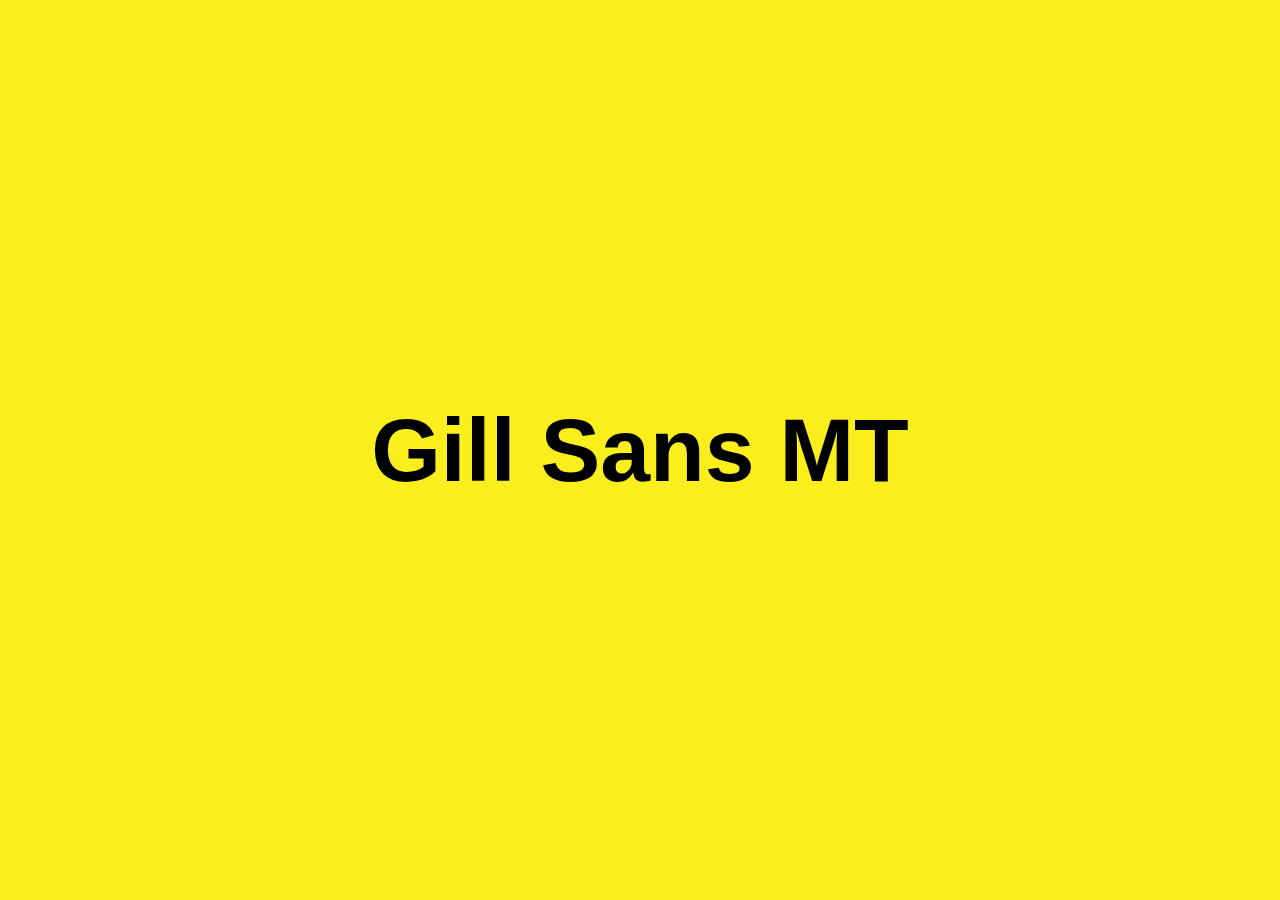
<file: UI UX - Code/03.3_index.html>
<!DOCTYPE html>
<html lang="en">
<head>
    <meta charset="UTF-8">
    <meta name="viewport" content="width=device-width, initial-scale=1.0">
    <title>Document</title>
    <!-- Main Style -->
    <style>
        *{margin: 0; padding: 0;}
        a.container{
            background: #faee1c;
            color: black;
            text-decoration: none;
            min-height: 100vh;
            width: 100%;
            display: grid;
            place-content: center;
        }
        h1{
            font-size: 7vw;
            font-family: "Gill Sans MT", Calibri, sans-serif;
            font-weight: 700;
        }
    </style>
</head>
<body>
    <a href="./03.3_login.html" class="container">
        <h1>Gill Sans MT</h1>
    </a>
</body>
</html>
</file>
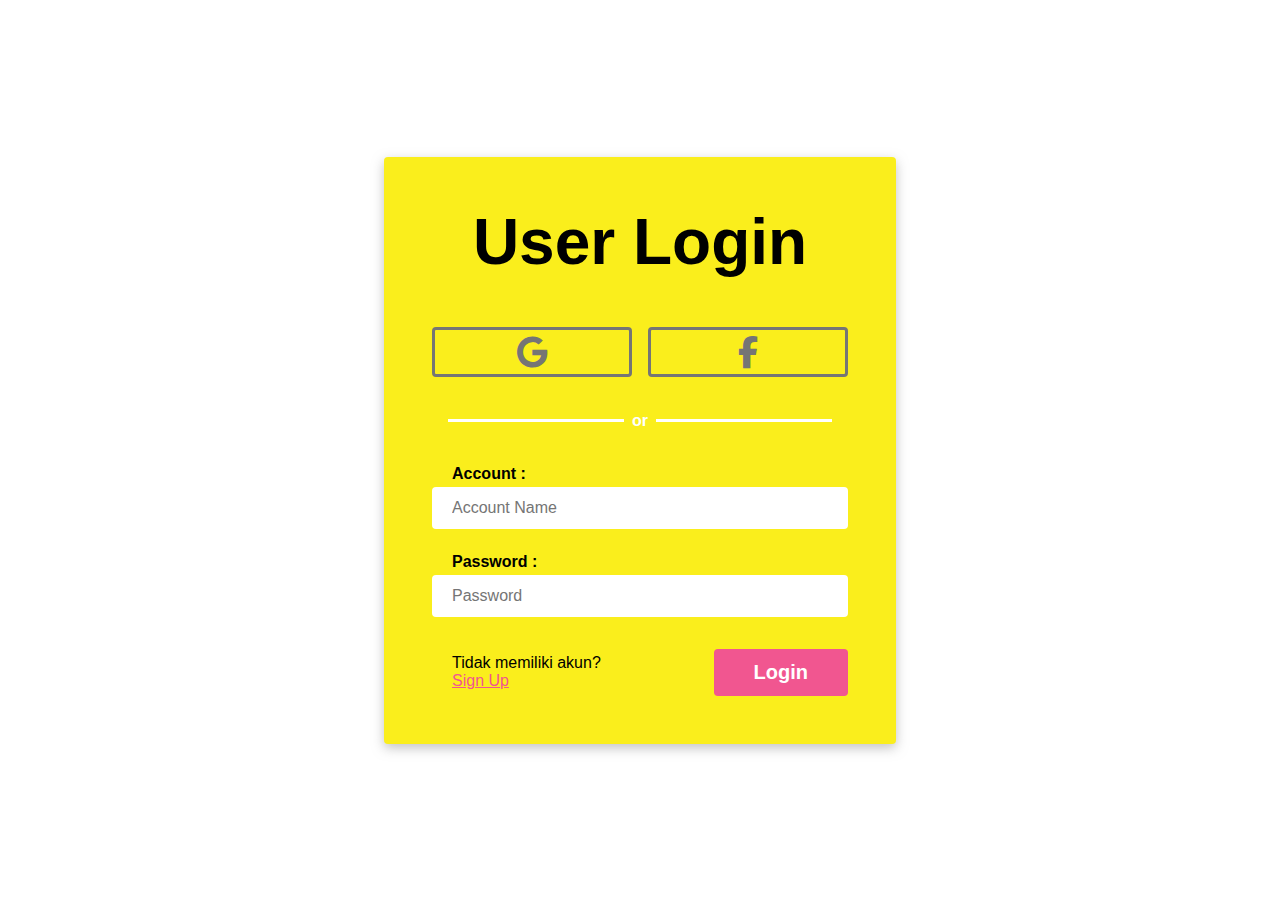
<file: UI UX - Code/03.3_login.html>
<!DOCTYPE html>
<html lang="en">
<head>
    <meta charset="UTF-8">
    <meta name="viewport" content="width=device-width, initial-scale=1.0">
    <title>Document</title>
    <link rel="stylesheet" href="https://cdnjs.cloudflare.com/ajax/libs/font-awesome/6.5.2/css/all.min.css">
    <link rel="stylesheet" href="./css/03.3_login.css">
</head>
<body>
<div class="container">
    <!-- GRID1 (title) -->
    <h1 class="grid1">User Login</h1>

    <!-- GRID2 (main content) -->
    <div class="grid2">
        <!--  -->
        <span class="link-sosmed">
            <a href="#"><i class="fab fa-google fa-fw"></i></a>
            <a href="#"><i class="fab fa-facebook-f fa-fw"></i></a>
        </span>
        <span class="line-divider">
            <span class="hr-abs"></span>
            <p>or</p>
        </span>

        <!-- Form -->
        <form action="#" class="form">
            <label for="name"><p>Account :</p>
                <input type="text" name="inp1" id="name" placeholder="Account Name"></label>
            <label for="pass"><p>Password :</p>
                <input type="password" name="inp1" id="pass" placeholder="Password"></label>
            <span class="flex">
                <p>Tidak memiliki akun? <br><a href="./03.3_signup.html">Sign Up</a></p>
                <button type="submit">Login</button>
            </span>
        </form>

    </div>

</div>
</body>
</html>
</file>
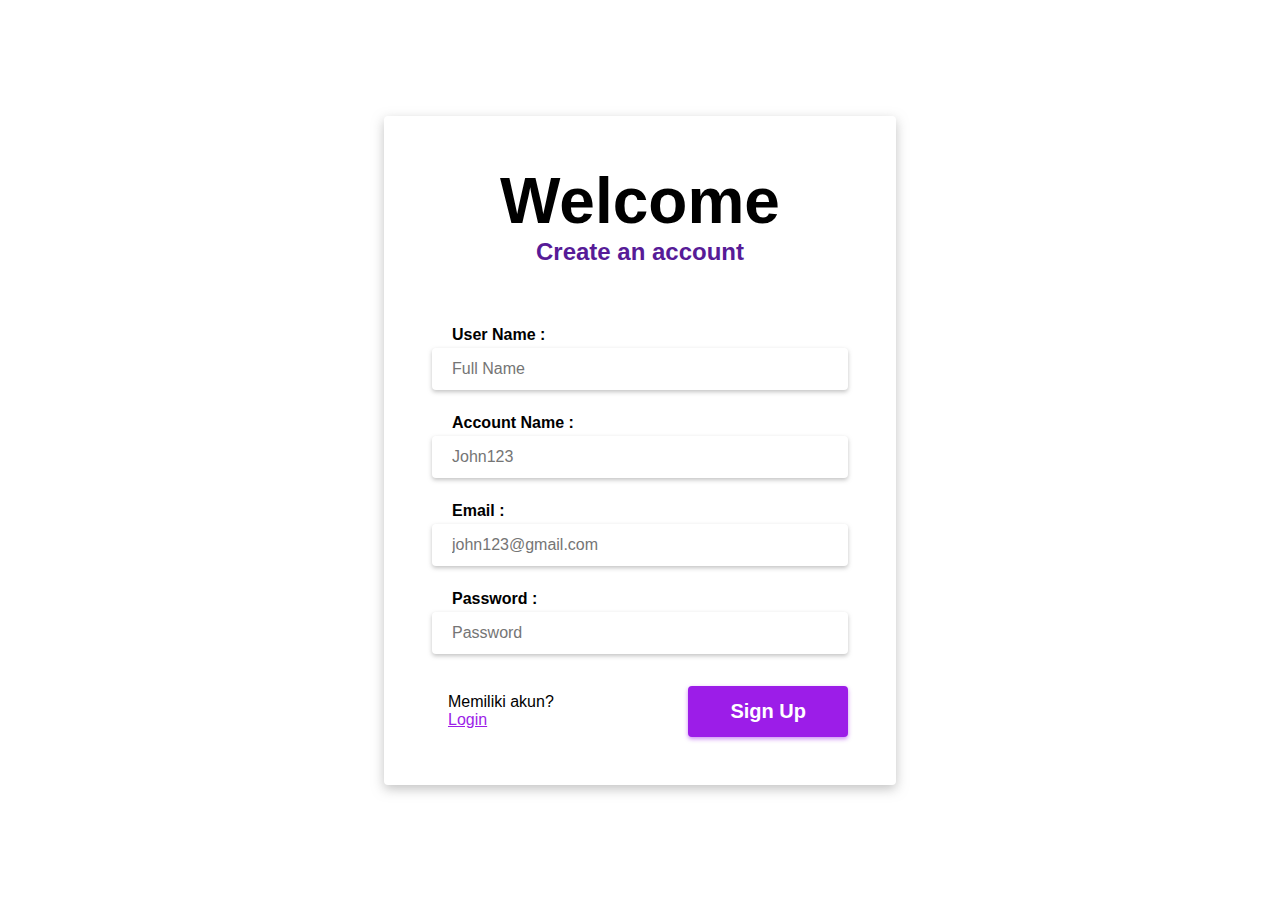
<file: UI UX - Code/03.3_signup.html>
<!DOCTYPE html>
<html lang="en">
<head>
    <meta charset="UTF-8">
    <meta name="viewport" content="width=device-width, initial-scale=1.0">
    <title>Document</title>
    <link rel="stylesheet" href="https://cdnjs.cloudflare.com/ajax/libs/font-awesome/6.5.2/css/all.min.css">
    <link rel="stylesheet" href="./css/03.3_signup.css">
</head>
<body>
<div class="container">
    <!-- GRID1 (title) -->
    <div class="grid1">
        <h1>Welcome</h1>
        <b>Create an account</b>
    </div>

    <!-- GRID2 (form) -->
    <form action="#" class="grid2">
        <!--  -->
        <label for="name">
            <p>User Name :</p>
            <input type="text" name="inp1" id="name" placeholder="Full Name" />
        </label>
        <label for="acc">
            <p>Account Name :</p>
            <input type="text" name="inp1" id="acc" placeholder="John123" />
        </label>
        <label for="email">
            <p>Email :</p>
            <input type="email" name="inp1" id="email" placeholder="john123@gmail.com" />
        </label>
        <label for="pass">
            <p>Password :</p>
            <input type="password" name="inp1" id="pass" placeholder="Password" />
        </label>

        <!--  -->
        <div class="flex">
            <p>Memiliki akun? <br><a href="./03.3_login.html">Login</a></p>
            <button type="submit">Sign Up</button>
        </div>
    </form>

</div>
</body>
</html>
</file>
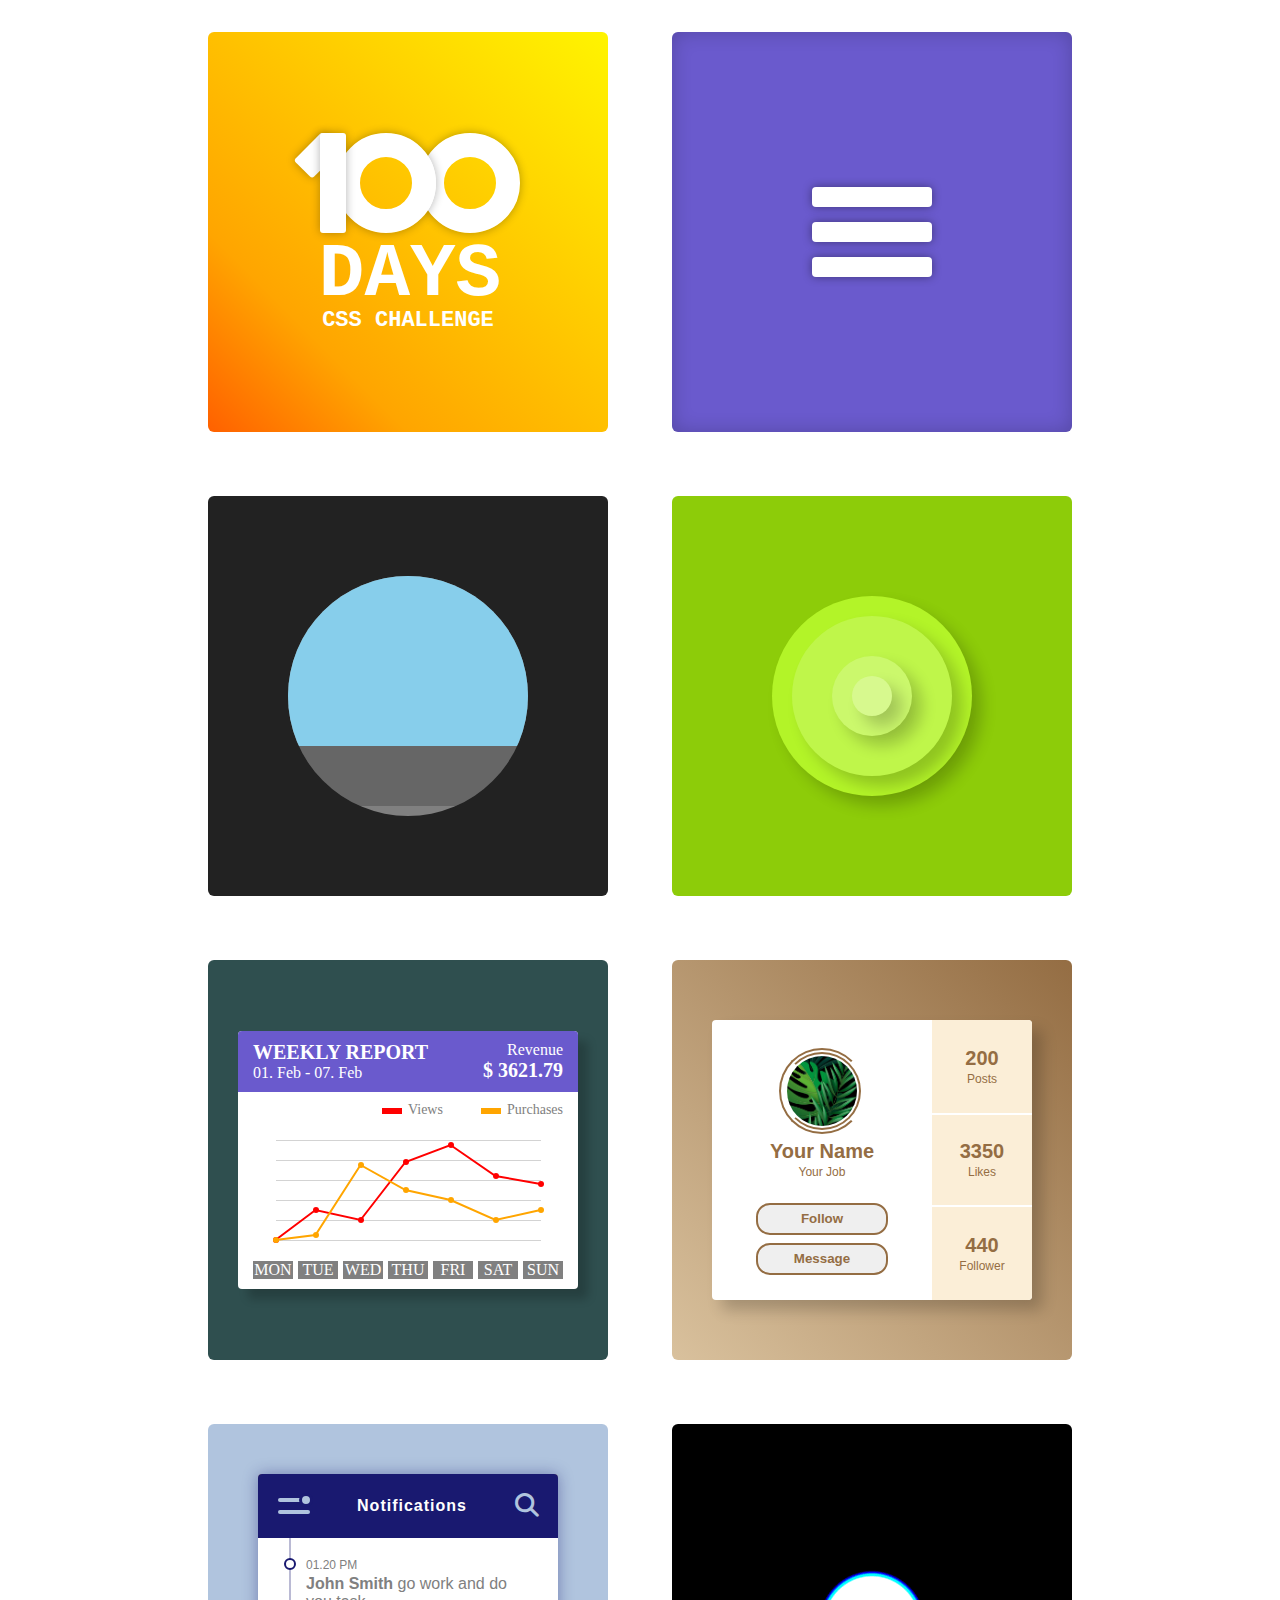
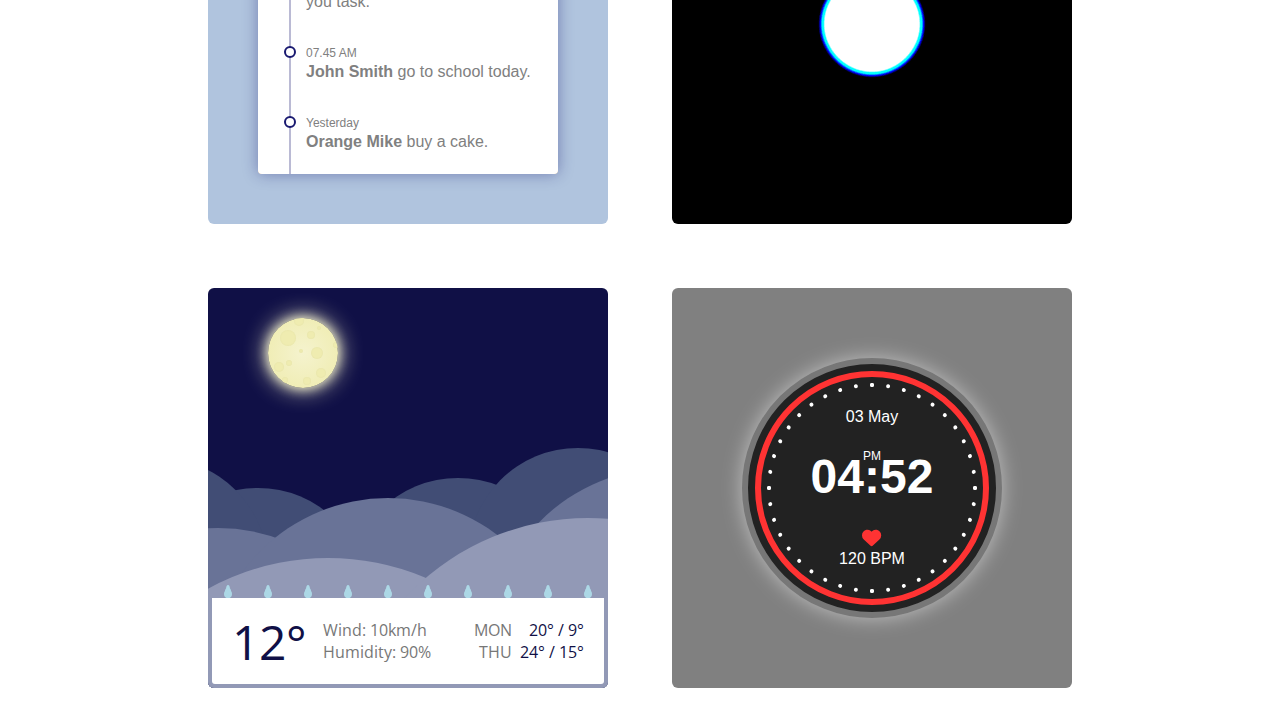
<file: Web Design - Code/05_100DayCss1-10.html>
<!DOCTYPE html>
<html lang="en">
<head>
    <meta charset="UTF-8">
    <meta name="viewport" content="width=device-width, initial-scale=1.0">
    <title>100 Days Css Challenge 1 - 10</title>
    <link rel="stylesheet" href="https://cdnjs.cloudflare.com/ajax/libs/font-awesome/6.5.2/css/all.min.css">
    <link rel="stylesheet" href="./css/05_1-10.css">
</head>
<body>
<div class="container">
    <!-- DAY1 -->
    <div id="day1">
        <div class="center">
            <!-- Shapes -->
            <span class="shapes">
                <span class="one"></span>
                <span class="one add"></span>
                <span class="two cir"></span>
                <span class="three cir"></span>
            </span>
            <!-- Text -->
            <span class="text big">Days</span>
            <span class="text small">Css Challenge</span>
        </div>
    </div>

    <!-- DAY2 -->
    <div id="day2">
        <div class="center">
            <span class="line up"></span>
            <span class="line ctr"></span>
            <span class="line down"></span>
        </div>
    </div>

    <!-- DAY3 -->
    <div id="day3">
        <div class="center">
            <span class="sky"></span>
            <span class="ground">
                <span class="shadow"></span>
            </span>
            <!-- Day -->
            <div class="day">
                <span class="sun"></span>
                <span class="moon"></span>
            </div>
            <!-- Pyramid -->
            <div class="pyramid">
                <span class="left"></span>
                <span class="right"></span>
            </div>
        </div>
    </div>

    <!-- DAYS4 -->
    <div id="day4">
        <div class="center">
            <span class="cir xl"></span>
            <span class="cir bg"></span>
            <span class="cir md"></span>
            <span class="cir sm"></span>
        </div>
    </div>

    <!-- DAY5 -->
    <div id="day5">
        <div class="center">
            <!-- Header -->
            <div class="header">
                <span>
                    <b>WEEKLY REPORT</b>
                    <p>01. Feb - 07. Feb</p>
                </span>
                <span>
                    <p>Revenue</p>
                    <b>$ 3621.79</b>
                </span>
            </div>
            <!-- Content -->
            <div class="content">
                <!-- info -->
                <div class="info">
                    <span class="view">Views</span>
                    <span class="purc">Purchases</span>
                </div>
                <!-- graphic -->
                <div class="graphic">
                    <div class="bg-line">
                        <span></span>
                        <span></span>
                        <span></span>
                        <span></span>
                        <span></span>
                        <span></span>
                    </div>
                    <div class="graph-line">
                        <svg class="line red"><polyline points="22.5,100 62.5,70 107.5,80 152.5,22 197.5,5 242.5,36 287.5,44" /></svg>
                        <div class="dots red">
                            <span class="dot a"></span>
                            <span class="dot b"></span>
                            <span class="dot c"></span>
                            <span class="dot d"></span>
                            <span class="dot e"></span>
                            <span class="dot f"></span>
                            <span class="dot g"></span>
                        </div>
                        <svg class="line orange"><polyline points="22.5,100 62.5,95 107.5,25 152.5,50 197.5,60 242.5,80 287.5,70" /></svg>
                        <div class="dots orange">
                            <span class="dot a"></span>
                            <span class="dot b"></span>
                            <span class="dot c"></span>
                            <span class="dot d"></span>
                            <span class="dot e"></span>
                            <span class="dot f"></span>
                            <span class="dot g"></span>
                        </div>
                    </div>
                </div>
                <!-- day -->
                <div class="day">
                    <span>MON</span>
                    <span>TUE</span>
                    <span>WED</span>
                    <span>THU</span>
                    <span>FRI</span>
                    <span>SAT</span>
                    <span>SUN</span>
                </div>
            </div>
        </div>
    </div>

    <!-- DAYS6 -->
    <div id="day6">
        <div class="center">

            <!-- Left -->
            <div class="left">
                <span></span>
                <!--  -->
                <div class="photo">
                    <span class="img"></span>
                    <span class="cir in"></span>
                    <span class="cir out"></span>
                </div>
                <!--  -->
                <div class="name">
                    <b>Your Name</b>
                    <p>Your Job</p>
                </div>
                <!--  -->
                <div class="action">
                    <button>Follow</button>
                    <button>Message</button>
                </div>
                <span></span>
            </div>

            <!-- Right -->
            <div class="right">
                <div class="box">
                    <b class="value">200</b>
                    <p class="param">Posts</p>
                </div>
                <div class="box">
                    <b class="value">3350</b>
                    <p class="param">Likes</p>
                </div>
                <div class="box">
                    <b class="value">440</b>
                    <p class="param">Follower</p>
                </div>
            </div>

        </div>
    </div>

    <!-- DAY7 -->
    <div id="day7">

        <!-- Main -->
        <div class="main" id="main">
            <!-- header -->
            <div class="header">
                <span class="btn-menu" onclick="getElementById('main').classList.toggle('active');
                                                getElementById('menu').classList.toggle('active')">
                    <span class="line1"></span>
                    <span class="line2"></span>
                    <span class="cir"></span>
                </span>
                <b>Notifications</b>
                <span class="search" onclick="getElementById('btn-src').classList.toggle('active')">
                    <i class="fas fa-search fa-fw"></i></span>
                <input class="" type="text" name="" id="btn-src" placeholder="Search ...">
            </div>
            <!-- content -->
            <div class="content">
                <span class="line"></span>
                <span class="notif">
                    <span class="cir"></span>
                    <p class="time">01.20 PM</p>
                    <p class="text"><b>John Smith </b>go work and do you task.</p>
                </span>
                <span class="notif">
                    <span class="cir"></span>
                    <p class="time">07.45 AM</p>
                    <p class="text"><b>John Smith </b>go to school today.</p>
                </span>
                <span class="notif">
                    <span class="cir"></span>
                    <p class="time">Yesterday</p>
                    <p class="text"><b>Orange Mike </b>buy a cake.</p>
                </span>
            </div>
        </div>

        <!-- Menu -->
        <div class="menu" id="menu">
                <span>
                    <i class="fas fa-dashboard fa-fw"></i>
                    <p>Dashboard</p></span>
                <span>
                    <i class="fas fa-user fa-fw"></i>
                    <p>Profile</p></span>
                <span>
                    <i class="fas fa-bell fa-fw"></i>
                    <p>Notifications</p></span>
                <span>
                    <i class="fas fa-comments fa-fw"></i>
                    <p>Messages</p></span>
                <span>
                    <i class="fas fa-gear fa-fw"></i>
                    <p>Settings</p></span>
        </div>

    </div>

    <!-- DAY8 -->
    <div id="day8">
        <div class="ball-ctr">

            <!-- Cir In -->
            <span class="cir-in-1"></span>
            <span class="cir-in-2"></span>
            <span class="cir-in-3"></span>
            <span class="cir-in-4"></span>
            <span class="cir-in-5"></span>
            <span class="cir-in-6"></span>
            <span class="cir-in-7"></span>
            <span class="cir-in-8"></span>
            
            <!-- Cir Out -->
            <span class="cir-out-1"></span>
            <span class="cir-out-2"></span>
            <span class="cir-out-3"></span>
            <span class="cir-out-4"></span>
            <span class="cir-out-5"></span>
            <span class="cir-out-6"></span>
            <span class="cir-out-7"></span>
            <span class="cir-out-8"></span>
            <span class="cir-out-9"></span>
            <span class="cir-out-10"></span>
            <span class="cir-out-11"></span>
            <span class="cir-out-12"></span>
            <span class="cir-out-13"></span>
            <span class="cir-out-14"></span>
            <span class="cir-out-15"></span>

        </div>
    </div>

    <!-- DAY9 -->
    <div id="day9">
        <!-- Moon -->
        <div class="moon">
            <span class="cir-1"></span>
            <span class="cir-2"></span>
            <span class="cir-3"></span>
            <span class="cir-4"></span>
            <span class="cir-5"></span>
            <span class="cir-6"></span>
            <span class="cir-7"></span>
            <span class="cir-8"></span>
            <span class="cir-9"></span>
            <span class="cir-10"></span>
            <span class="cir-11"></span>
            <span class="cir-12"></span>
        </div>

        <!-- Land -->
        <div class="land">
            <!-- back -->
            <span class="back-1"></span>
            <span class="back-2"></span>
            <span class="back-3"></span>
            <span class="back-4"></span>
            <!-- center -->
            <span class="center-1"></span>
            <span class="center-2"></span>
            <span class="center-3"></span>
            <!-- front -->
            <span class="front-1"></span>
            <span class="front-2"></span>
        </div>

        <!-- Rain -->
        <div class="rain">
            <!-- big -->
            <span class="big">
                <div class="drop-1"></div>
                <div class="drop-2"></div>
                <div class="drop-3"></div>
                <div class="drop-4"></div>
                <div class="drop-5"></div>
                <div class="drop-6"></div>
                <div class="drop-7"></div>
                <div class="drop-8"></div>
                <div class="drop-9"></div>
                <div class="drop-10"></div>
                <div class="drop-11"></div>
                <div class="drop-12"></div>
            </span>
            <!-- med -->
            <span class="med">
                <div class="drop-1"></div>
                <div class="drop-2"></div>
                <div class="drop-3"></div>
                <div class="drop-4"></div>
                <div class="drop-5"></div>
                <div class="drop-6"></div>
                <div class="drop-7"></div>
                <div class="drop-8"></div>
                <div class="drop-9"></div>
                <div class="drop-10"></div>
                <div class="drop-11"></div>
                <div class="drop-12"></div>
            </span>
            <!-- sml -->
            <span class="sml">
                <div class="drop-1"></div>
                <div class="drop-2"></div>
                <div class="drop-3"></div>
                <div class="drop-4"></div>
                <div class="drop-5"></div>
                <div class="drop-6"></div>
                <div class="drop-7"></div>
                <div class="drop-8"></div>
                <div class="drop-9"></div>
                <div class="drop-10"></div>
                <div class="drop-11"></div>
                <div class="drop-12"></div>
            </span>
        </div>

        <!-- Text -->
        <div class="text">
            <span>12&deg;</span>
            <span>Wind: 10km/h<br>Humidity: 90%</span>
            <div class="hor-x">
                <span class="ver-y">
                    <p>MON</p>
                    <p>THU</p>
                </span>
                <span class="ver-y">
                    <p>20&deg; / 9&deg;</p>
                    <p>24&deg; / 15&deg;</p>
                </span>
            </div>
        </div>
        
    </div>
    
    <!-- DAY10 -->
    <div id="day10">
        <div class="frame">
            <!-- SVG -->
            <svg>
                <circle />
                <circle />
            </svg>
        </div>
        <!-- Dots -->
        <div class="dots">
            <span class="dot">
                <p></p><p></p><p></p><p></p></span>
            <span class="dot">
                <p></p><p></p><p></p><p></p></span>
            <span class="dot">
                <p></p><p></p><p></p><p></p></span>
            <span class="dot">
                <p></p><p></p><p></p><p></p></span>
            <span class="dot">
                <p></p><p></p><p></p><p></p></span>
            <span class="dot">
                <p></p><p></p><p></p><p></p></span>
            <span class="dot">
                <p></p><p></p><p></p><p></p></span>
            <span class="dot">
                <p></p><p></p><p></p><p></p></span>
            <span class="dot">
                <p></p><p></p><p></p><p></p></span>
            <span class="dot">
                <p></p><p></p><p></p><p></p></span>
            <span class="dot">
                <p></p><p></p><p></p><p></p></span>
        </div>
        <!-- Info -->
        <div class="info">
            <span class="cal">
                <p class="month">03 May</p>
            </span>
            <span class="clock">
                <p>PM</p>
                <b class="num">04:52</b>
            </span>
            <span class="heart">
                <span><i class="fas fa-heart fw"></i></span>
                <p>120 BPM</p>
            </span>
        </div>
        
    </div>

</div>
</body>
</html>
</file>
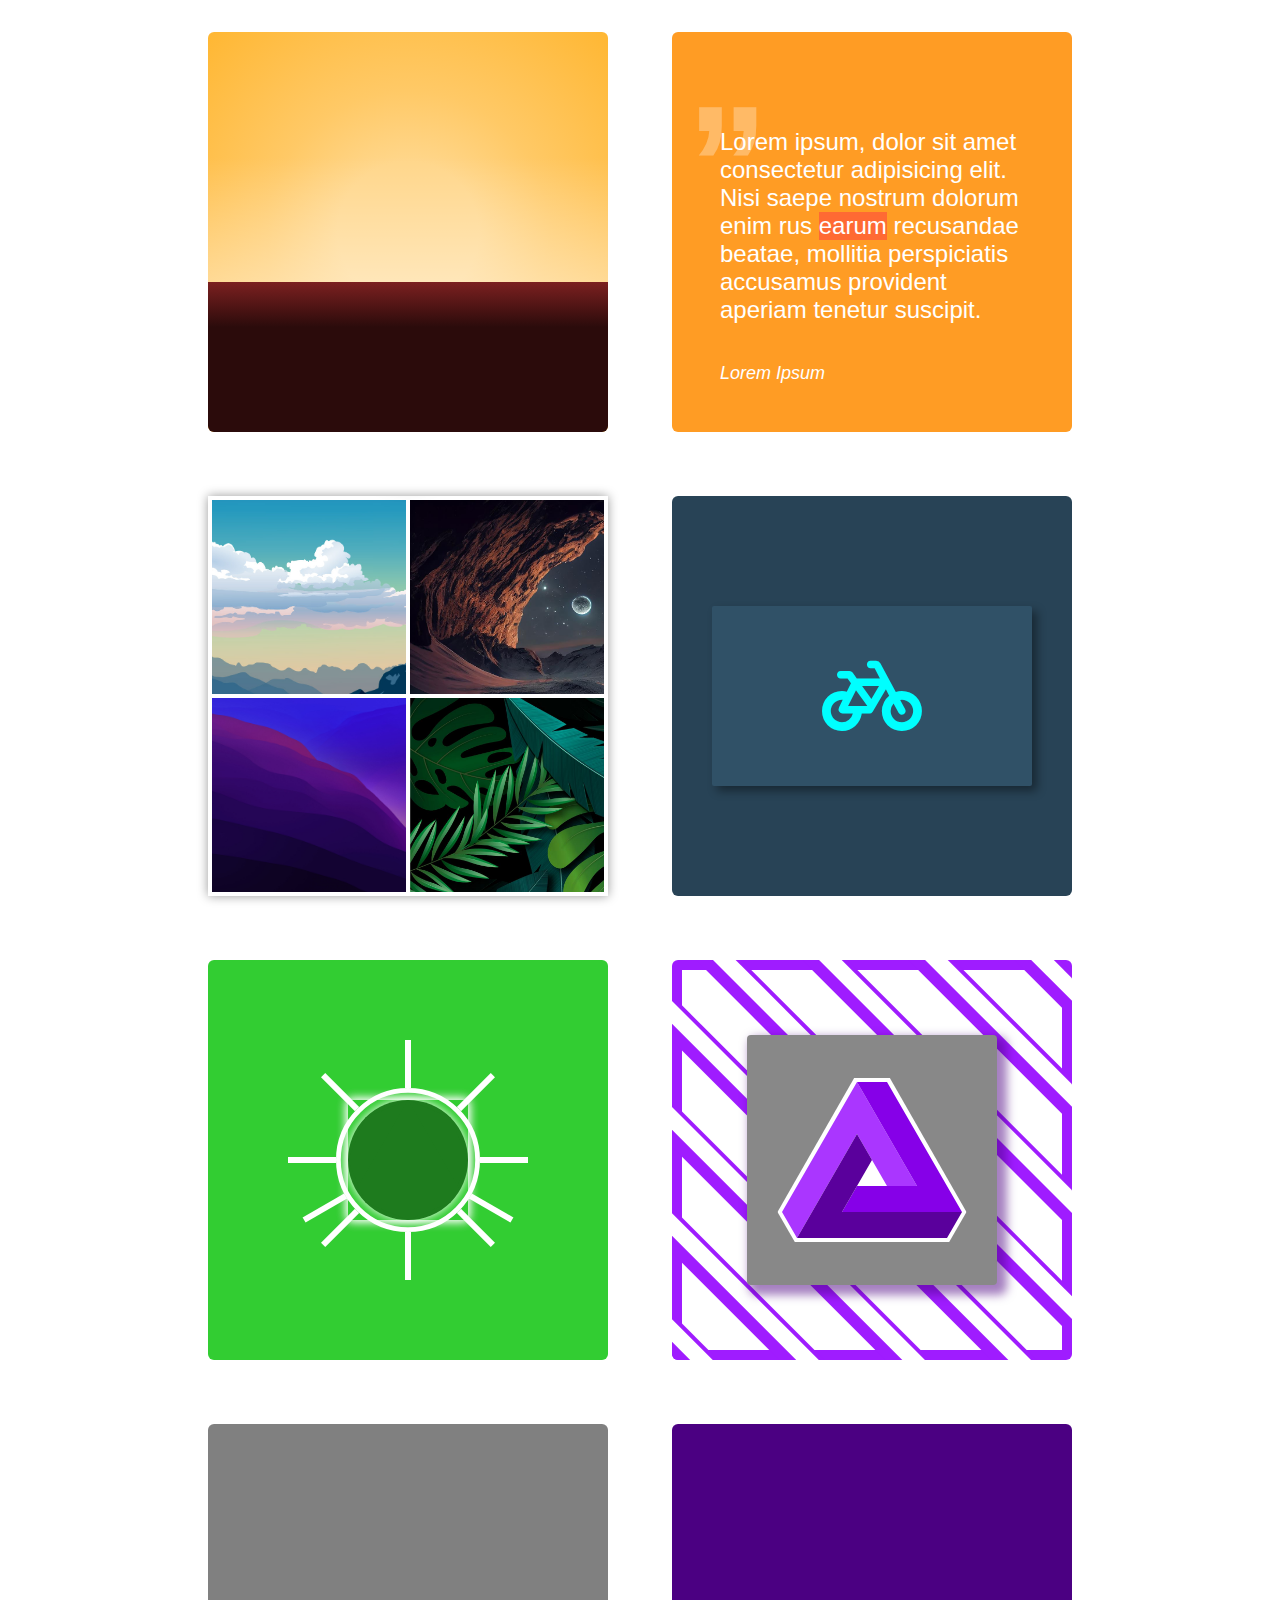
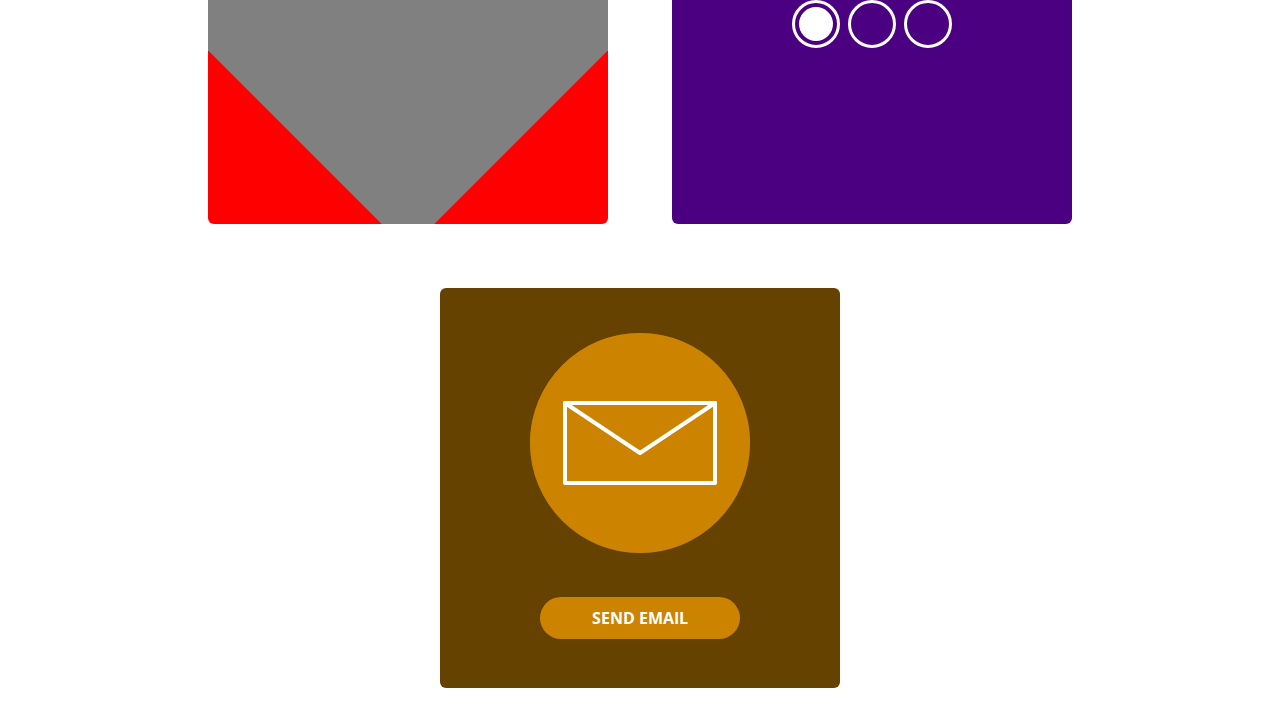
<file: Web Design - Code/06_100DayCss11-20.html>
<!DOCTYPE html>
<html lang="en">
<head>
    <meta charset="UTF-8">
    <meta name="viewport" content="width=device-width, initial-scale=1.0">
    <title>100 Days Css Challenge 11 - 20</title>
    <link rel="stylesheet" href="https://cdnjs.cloudflare.com/ajax/libs/font-awesome/6.5.2/css/all.min.css">
    <link rel="stylesheet" href="./css/06_11-20.css">
</head>
<body>
<!-- DAY 11 -->
<div id="day11">
    <!-- Foots -->
    <div class="foots">
        <div class="foot one">
            <span class="shoe-span one"><span class="shoe one"></span></span>
        </div>
        <div class="foot two">
            <span class="shoe-span two"><span class="shoe two"></span></span>
        </div>
    </div>
    <!-- Floor -->
    <span class="floor"></span>
</div>

<!-- DAY 12 -->
<div id="day12">
    <!-- Quote -->
    <b class="quote">,,</b>

    <!-- Text -->
    <div class="text">Lorem ipsum, dolor sit amet consectetur adipisicing elit. 
        Nisi saepe nostrum dolorum enim rus

        <!-- info-hover -->
        <span class="info-hover"> earum 
            <div class="info-box">
                <p>[EN] <i class="fa fa-volume-up fa-fw"></i></p>
                <p>Lorem ipsum dolor, sit amet consectetur 
                    adipisicing elit. Reprehenderit, quaerat. 
                    Soluta, cum.</p>
            </div>
        </span>

        recusandae beatae, 
        mollitia perspiciatis accusamus provident aperiam tenetur 
        suscipit.
    </div>

    <!-- Author -->
    <p class="author">Lorem Ipsum</p>

</div>

<!-- DAY 13 -->
<div id="day13">
    <!-- Pictures -->
    <div class="pictures">
        <span class="pic one">
            <span class="bg-hover"></span>
            <span class="btn-hover" id="btn-hover"></span>
        </span>
        <span class="pic two">
            <span class="bg-hover"></span>
            <span class="btn-hover" id="btn-hover"></span>
        </span>
        <span class="pic three">
            <span class="bg-hover"></span>
            <span class="btn-hover" id="btn-hover"></span>
        </span>
        <span class="pic four">
            <span class="bg-hover"></span>
            <span class="btn-hover" id="btn-hover"></span>
        </span>
    </div>

    <!-- Info -->
    <span class="header"></span>
    <span class="profil"></span>
    <span class="btn-close" id="btn-close"></span>

    <span class="footer">
        <p class="name">Medium SlateBlue</p>
        <span class="btn"><i class="fas fa-phone fa-fw"></i></span>
        <span class="btn"><i class="fas fa-comment fa-fw"></i></span>
        <span class="btn"><i class="fas fa-heart fa-fw"></i></span>
    </span>

    <!-- JS -->
    <script>
        const btnHover = document.querySelectorAll("#btn-hover");
        const btnClose = document.getElementById("btn-close");
        const day13 = document.getElementById("day13");
        
        for (let i = 0; i < btnHover.length; i++) {
            btnHover[i].onclick = function() {
                day13.classList.add("active");
            }
        }
        btnClose.onclick = function() {
            day13.classList.remove("active");
        }
    </script>

</div>

<!-- DAY 14 -->
<div id="day14">
    <div class="card-frame">

        <!-- Card Flip -->
        <div class="card-flip">
            <!-- Front -->
            <div class="front">
                <i class="bicy fas fa-bicycle"></i>
                <div class="street">
                    <span class="line-1"></span>
                    <span class="line-2"></span>
                    <span class="line-3"></span>
                    <span class="line-4"></span>
                    <span class="line-5"></span>
                    <span class="line-6"></span>
                    <span class="line-7"></span>
                    <span class="line-8"></span>
                    <span class="line-9"></span>
                </div>
            </div>
            
            <!-- Back -->
            <div class="back">
                <i class="heli fas fa-helicopter"></i>
                <div class="cloud">
                    <span class="line-1"></span>
                    <span class="line-2"></span>
                    <span class="line-3"></span>
                    <span class="line-4"></span>
                    <span class="line-5"></span>
                    <span class="line-6"></span>
                    <span class="line-7"></span>
                    <span class="line-8"></span>
                    <span class="line-9"></span>
                </div>
            </div>
        </div>

    </div>

</div>

<!-- DAY 15 -->

<!-- DAY 16 -->
<div id="day16">
    <!-- Circle -->
    <div class="circle"></div>
    <div class="cir-line"></div>
    <!-- Octagon -->
    <svg class="octagon">
        <polygon points="60,0  102.5,17.5  120,60  102.5,102.5  
                        60,120  17.5,102.5  0,60  17.5,17.5" />
    </svg>
    <div class="octa-line">
        <span class="double-line"> <span></span> <span></span> </span>
        <span class="double-line"> <span></span> <span></span> </span>
        <span class="double-line"> <span></span> <span></span> </span>
        <span class="double-line"> <span></span> <span></span> </span>
    </div>
    <!-- Triangle -->
    <svg class="triangle">
        <polygon points="60,0  112,90  8,90" />
    </svg>
    <div class="tri-line">
        <span class="single-line"> <span></span> <span></span> </span>
        <span class="single-line"> <span></span> <span></span> </span>
        <span class="single-line"> <span></span> <span></span> </span>
    </div>
</div>

<!-- DAY 17 -->
<div id="day17">

    <!-- Lines -->
    <div class="lines">
        <span class="line"></span> <span class="line"></span>
        <span class="line"></span> <span class="line"></span>
        <span class="line"></span> <span class="line"></span>
        <span class="line"></span> <span class="line"></span>
    </div>

    <!-- Triangle -->
    <div class="center">
        <svg>
            <polygon points="75,12 135,116 105,116 75,64 15,168 0,142" />
            <polygon points="75,12 105,12 180,142 60,142 75,116 135,116" />
            <polygon points="75,64 90,90 60,142 180,142 165,168 15,168" />
        </svg>
        <svg class="bg">
            <polygon points="73,12 107,12  180,139.5 163.5,168  16.5,168 0,139.5" />
        </svg>
    </div>

</div>

<!-- DAY 18 -->
<div id="day18">
    <div class="side-up"></div>
    <div class="side-down"></div>

    <!-- Motion -->
    <div class="motion">
        <span class="front"></span>
        <span class="back"></span>
    </div>

    <!-- Motion -->
    <div class="circle">
        <span class="cir"></span>
    </div>

</div>

<!-- DAY 19 -->
<div id="day19">

    <div class="center">
        <!-- Circle Border Click -->
        <label for="rad1" class="lbl1"></label>
        <label for="rad2" class="lbl2"></label>
        <label for="rad3" class="lbl3"></label>
        <!-- Main Event -->
        <input type="radio" name="inp" id="rad1" checked/>
        <input type="radio" name="inp" id="rad2" />
        <input type="radio" name="inp" id="rad3" />
        <!-- Circle Move -->
        <div class="cir-move"></div>
        <!-- Bg Move -->
        <div class="bg">
            <span></span>
            <span></span>
            <span></span>
        </div>
    </div>

</div>

<!-- DAY 20 -->
<div id="day20">

    <!-- Event -->
    <input type="checkbox" name="inp" id="event" />
    <label for="event" class="send">SEND EMAIL</label>
    <label for="event" class="reset">RESET</label>

    <!-- Motion -->
    <div class="cir-border"></div>
    <div class="cir-fill"></div>
    <svg class="mail">
        <polyline points="160,35  85,85  10,35  160,35"></polyline>
        <polyline points="160,35  160,115  10,115  10,35"></polyline>
    </svg>
    <svg class="plane">
        <polyline points="160,35  10,56.7  95.9,115  160,35"></polyline>
        <polyline points="160,35  43,79  43,115  69.3,97"></polyline>
    </svg>

</div>


</body>
</html>
</file>
<file: UI UX - Code/css/03.3_login.css>
* {
  margin: 0;
  padding: 0;
  box-sizing: border-box;
  font-family: "Gill Sans MT", Calibri, sans-serif;
}

body {
  min-height: 100vh;
  background: white;
  display: grid;
  align-content: center;
}

.container {
  background: #faee1c;
  min-height: 100vh;
  padding: 0 3rem;
  display: grid;
  grid-template-rows: auto max-content max-content auto;
}

h1.grid1 {
  grid-row: 2;
  justify-self: center;
  font-size: 10vw;
  font-weight: 700;
  margin: 0 0 3rem 0;
}

div.grid2 {
  grid-row: 3;
  display: grid;
}
div.grid2 .link-sosmed {
  display: flex;
  justify-content: space-between;
}
div.grid2 .link-sosmed a {
  width: calc(50% - 0.5rem);
  padding: 6px 0;
  border: 3px solid #757575;
  border-radius: 4px;
  text-align: center;
}
div.grid2 .link-sosmed a i {
  font-size: 2rem;
  color: #757575;
}
div.grid2 .line-divider {
  height: 1.5rem;
  margin: 2rem 1rem 1.25rem 1rem;
  display: grid;
  place-items: center;
}
div.grid2 .line-divider span.hr-abs {
  width: 100%;
  height: 3px;
  background: white;
}
div.grid2 .line-divider p {
  position: absolute;
  color: white;
  font-size: 1rem;
  background: #faee1c;
  padding: 0 0.5rem;
  font-weight: bold;
}
div.grid2 form.form {
  display: grid;
}
div.grid2 form.form label {
  margin: 0.75rem 0;
  display: grid;
}
div.grid2 form.form label p {
  padding: 0 0 0 1.25rem;
  margin-bottom: 0.25rem;
  font-size: 1rem;
  font-weight: bold;
}
div.grid2 form.form label input {
  border: none;
  padding: 0.75rem 1.25rem;
  border-radius: 4px;
  font-size: 1rem;
}
div.grid2 form.form label input:focus {
  outline: none;
}
div.grid2 form.form span.flex {
  margin-top: 1.25rem;
  display: flex;
  justify-content: space-between;
  align-items: center;
}
div.grid2 form.form span.flex p {
  margin: 0 0 0 1.25rem;
}
div.grid2 form.form span.flex p a {
  color: #f15690;
}
div.grid2 form.form span.flex button {
  background: #f15690;
  color: white;
  font-weight: bold;
  font-size: 1.25rem;
  padding: 0.75rem 2.5rem;
  border: 0;
  border-radius: 4px;
}
div.grid2 form.form span.flex button:hover {
  background: #757575;
}
div.grid2 form.form span.flex button:active {
  background: white;
  color: black;
}

@media screen and (min-width: 768px) {
  body {
    padding: 2rem 0;
  }
  .container {
    width: 60vw;
    min-height: 100%;
    padding: 3rem 3rem;
    margin: 0 auto;
    border-radius: 4px;
    grid-template-rows: 0 max-content max-content 0;
    box-shadow: 0px 4px 12px rgba(136, 136, 136, 0.5);
  }
  .container h1.grid1 {
    font-size: 7vw;
  }
}
@media screen and (min-width: 1200px) {
  .container {
    width: 40vw;
  }
  .container h1.grid1 {
    font-size: 5vw;
  }
}/*# sourceMappingURL=03.3_login.css.map */
</file>
<file: UI UX - Code/css/03.3_signup.css>
* {
  margin: 0;
  padding: 0;
  box-sizing: border-box;
  font-family: "Gill Sans MT", Calibri, sans-serif;
}

body {
  min-height: 100vh;
  background: white;
  display: grid;
  align-content: center;
}

.container {
  min-height: 100vh;
  background: white;
  padding: 0 3rem;
  display: grid;
  grid-template-rows: auto max-content max-content auto;
}

div.grid1 {
  grid-row: 2;
  justify-self: center;
  margin: 0 0 3rem 0;
  display: grid;
  justify-items: center;
}
div.grid1 h1 {
  font-size: 10vw;
  font-weight: 700;
  margin: 0;
}
div.grid1 b {
  font-size: 3.5vw;
  font-weight: bold;
  color: #571b97;
}

form.grid2 {
  grid-row: 3;
  display: grid;
}
form.grid2 label {
  margin: 0.75rem 0;
  display: grid;
}
form.grid2 label p {
  margin-bottom: 0.25rem;
  padding: 0 0 0 1.25rem;
  font-size: 1rem;
  font-weight: bold;
}
form.grid2 label input {
  padding: 0.75rem 1.25rem;
  font-size: 1rem;
  border: none;
  border-radius: 4px;
  box-shadow: 0px 2px 4px rgba(136, 136, 136, 0.5);
}
form.grid2 label input:focus {
  outline: none;
}
form.grid2 div.flex {
  margin-top: 1.25rem;
  display: flex;
  justify-content: space-between;
  align-items: center;
}
form.grid2 div.flex p {
  margin: 0 0 0 1rem;
}
form.grid2 div.flex p a {
  color: #9c1de8;
}
form.grid2 div.flex button {
  background: #9c1de8;
  color: white;
  font-weight: bold;
  font-size: 1.25rem;
  padding: 0.75rem 2.5rem;
  border: 2px solid #9c1de8;
  border-radius: 4px;
  box-shadow: 0px 2px 4px rgba(156, 29, 232, 0.5);
}
form.grid2 div.flex button:hover {
  background: #faee1c;
  border-color: #faee1c;
}
form.grid2 div.flex button:active {
  background: white;
  color: #571b97;
  border-color: #9c1de8;
}

@media screen and (min-width: 768px) {
  body {
    padding: 2rem 0;
  }
  .container {
    width: 60vw;
    min-height: 100%;
    padding: 3rem 3rem;
    margin: 0 auto;
    border-radius: 4px;
    grid-template-rows: 0 max-content max-content 0;
    box-shadow: 0px 4px 12px rgba(136, 136, 136, 0.5);
  }
  .container .grid1 h1 {
    font-size: 7vw;
  }
  .container .grid1 b {
    font-size: 1.25rem;
  }
}
@media screen and (min-width: 1200px) {
  .container {
    width: 40vw;
  }
  .container .grid1 h1 {
    font-size: 5vw;
  }
  .container .grid1 b {
    font-size: 1.5rem;
  }
}/*# sourceMappingURL=03.3_signup.css.map */
</file>
<file: Web Design - Code/css/05_1-10.css>
@import url(https://fonts.googleapis.com/css?family=Open+Sans:300,400);
* {
  margin: 0;
  padding: 0;
  box-sizing: border-box;
  font-family: "Courier New", Courier, sans-serif;
}

body {
  background: white;
}

.container {
  display: grid;
  justify-items: center;
}

@media screen and (min-width: 768px) {
  .container {
    display: flex;
    flex-wrap: wrap;
    justify-content: center;
  }
}
#day1 {
  width: 400px;
  height: 400px;
  margin: 2rem;
  border-radius: 6px;
  background: linear-gradient(225deg, yellow -10%, orange 75%, orangered 110%);
  background-color: red;
  display: grid;
  place-content: center;
}
#day1 .center {
  display: grid;
  justify-items: center;
}
#day1 .center .shapes {
  width: 200px;
  height: 100px;
  display: flex;
  place-content: center;
  transform: translateX(12px);
}
#day1 .center .shapes > * {
  box-shadow: 0px 0px 10px rgba(0, 0, 0, 0.3);
}
#day1 .center .shapes .one {
  position: absolute;
  width: 26px;
  height: 100px;
  background: white;
  border-radius: 3px;
  z-index: 10;
  transform: translateX(-87px);
}
#day1 .center .shapes .one.add {
  width: 26px;
  height: 40px;
  z-index: 9;
  transform-origin: top left;
  transform: translateX(-85px) translateY(-1px) rotateZ(45deg);
}
#day1 .center .shapes .two, #day1 .center .shapes .three {
  position: absolute;
  width: 100px;
  height: 100px;
  border: 24px solid white;
  border-radius: 50%;
}
#day1 .center .shapes .two {
  transform: translateX(-34px);
  z-index: 8;
}
#day1 .center .shapes .three {
  transform: translateX(50px);
  z-index: 7;
}
#day1 .center .text {
  font-weight: 700;
  color: white;
  text-transform: uppercase;
  z-index: 12;
}
#day1 .center .text.big {
  font-size: 76px;
  line-height: 72px;
  transform: translateX(2px);
  margin-top: 6px;
}
#day1 .center .text.small {
  font-size: 22px;
  line-height: 20px;
}

#day2 {
  width: 400px;
  height: 400px;
  margin: 2rem;
  border-radius: 6px;
  background-color: slateblue;
  box-shadow: inset 0 0 20px rgba(0, 0, 0, 0.2);
  display: grid;
  place-content: center;
}
#day2 .center {
  width: 120px;
  height: 90px;
  display: grid;
  place-items: center;
}
#day2 .center .line {
  position: absolute;
  width: 120px;
  height: 20px;
  border-radius: 4px;
  background: white;
  box-shadow: 0 0 10px rgba(0, 0, 0, 0.4);
}
#day2 .center .line.up {
  transform: translateY(-35px);
  z-index: 6;
}
#day2 .center .line.ctr {
  transform: translateY();
  z-index: 5;
}
#day2 .center .line.down {
  transform: translateY(35px);
  z-index: 7;
}
#day2 .center:hover .line.up {
  animation: anim-l-up 1s ease-in-out;
  animation-fill-mode: forwards;
}
#day2 .center:hover .line.ctr {
  animation: anim-l-ctr 1s ease-in-out;
  animation-fill-mode: forwards;
}
#day2 .center:hover .line.down {
  animation: anim-l-down 1s ease-in-out;
  animation-fill-mode: forwards;
}
@keyframes anim-l-up {
  0% {
    transform: translateY(-35px);
  }
  45% {
    transform: translateY(0);
  }
  55% {
    transform: translateY(0);
  }
  100% {
    transform: translate(0) rotateZ(45deg);
  }
}
@keyframes anim-l-ctr {
  0% {
    transform: scale(1);
  }
  45% {
    transform: scale(0);
  }
  100% {
    transform: scale(0);
  }
}
@keyframes anim-l-down {
  0% {
    transform: translateY(35px);
  }
  45% {
    transform: translateY(0);
  }
  55% {
    transform: translateY(0);
  }
  100% {
    transform: translate(0) rotateZ(135deg);
  }
}

#day3 {
  width: 400px;
  height: 400px;
  margin: 2rem;
  border-radius: 6px;
  background-color: #222;
  display: grid;
  place-content: center;
}
#day3 .center {
  display: grid;
  width: 240px;
  height: 240px;
  background: gray;
  clip-path: circle(120px at 50% 50%);
  display: grid;
  place-items: center;
}
#day3 .center .sky {
  width: 240px;
  height: 170px;
  background: skyblue;
  animation: sky 10s linear infinite;
}
#day3 .center .ground {
  width: 240px;
  height: 70px;
  animation: ground 10s linear infinite;
  display: grid;
  justify-items: center;
}
#day3 .center .ground .shadow {
  position: absolute;
  width: 400px;
  height: 60px;
  background: rgba(0, 0, 0, 0.2);
  animation: pyramid-s 10s linear infinite;
}
#day3 .center .day {
  position: absolute;
  width: 350px;
  height: 50px;
  animation: day 10s linear infinite;
  display: flex;
  justify-content: space-between;
}
#day3 .center .day .sun, #day3 .center .day .moon {
  width: 50px;
  height: 50px;
  border-radius: 50%;
}
#day3 .center .day .sun {
  background: yellow;
}
#day3 .center .day .moon {
  background: white;
}
#day3 .center .pyramid {
  position: absolute;
  align-self: end;
  width: 140px;
  height: 80px;
  transform: translateY(-70px);
  clip-path: polygon(50% 0, 100% 100%, 0 100%);
  animation: ground 10s linear infinite;
  display: grid;
  justify-items: center;
}
#day3 .center .pyramid .left {
  position: absolute;
  width: 100%;
  height: 100%;
  clip-path: polygon(50% 0, 60% 100%, 0 100%);
  animation: pyramid-lr 10s linear -4s infinite;
}
#day3 .center .pyramid .right {
  position: absolute;
  width: 100%;
  height: 100%;
  clip-path: polygon(50% 0, 100% 100%, 60% 100%);
  animation: pyramid-lr 10s linear -2s infinite;
}
@keyframes sky {
  0% {
    background: orangered;
  }
  5% {
    background: skyblue;
  }
  45% {
    background: skyblue;
  }
  50% {
    background: orangered;
  }
  55% {
    background: #000025;
  }
  95% {
    background: #000025;
  }
  100% {
    background: orangered;
  }
}
@keyframes ground {
  0% {
    background: #ff8c28;
  }
  5% {
    background: hsl(45, 80%, 78%);
  }
  45% {
    background: hsl(45, 80%, 78%);
  }
  50% {
    background: #ff8c28;
  }
  55% {
    background: white;
  }
  95% {
    background: white;
  }
  100% {
    background: #ff8c28;
  }
}
@keyframes day {
  0% {
    transform: translateY(65px) rotateZ(0deg);
  }
  50% {
    transform: translateY(65px) rotateZ(180deg);
  }
  100% {
    transform: translateY(65px) rotateZ(360deg);
  }
}
@keyframes pyramid-lr {
  0% {
    background: rgba(0, 0, 0, 0);
  }
  25% {
    background: rgba(0, 0, 0, 0.2);
  }
  50% {
    background: rgba(0, 0, 0, 0);
  }
  75% {
    background: rgba(0, 0, 0, 0.2);
  }
  100% {
    background: rgba(0, 0, 0, 0);
  }
}
@keyframes pyramid-s {
  0% {
    clip-path: polygon(130px 0, 270px 0, 0% 0px);
  }
  1% {
    clip-path: polygon(130px 0, 270px 0, 100% 0px);
  }
  11.5% {
    clip-path: polygon(130px 0, 270px 0, 100% 30px);
  }
  25.5% {
    clip-path: polygon(130px 0, 270px 0, 50% 40px);
  }
  40% {
    clip-path: polygon(130px 0, 270px 0, 0% 30px);
  }
  50% {
    clip-path: polygon(130px 0, 270px 0, 0% 0px);
  }
  51% {
    clip-path: polygon(130px 0, 270px 0, 100% 0px);
  }
  61.5% {
    clip-path: polygon(130px 0, 270px 0, 100% 30px);
  }
  75.5% {
    clip-path: polygon(130px 0, 270px 0, 50% 40px);
  }
  90% {
    clip-path: polygon(130px 0, 270px 0, 0% 30px);
  }
  100% {
    clip-path: polygon(130px 0, 270px 0, 0% 0px);
  }
  0% {
    background: rgba(0, 0, 0, 0);
  }
  10% {
    background: rgba(0, 0, 0, 0.2);
  }
  25% {
    background: rgba(0, 0, 0, 0.2);
  }
  40% {
    background: rgba(0, 0, 0, 0.2);
  }
  50% {
    background: rgba(0, 0, 0, 0);
  }
  60% {
    background: rgba(0, 0, 0, 0.2);
  }
  75% {
    background: rgba(0, 0, 0, 0.2);
  }
  90% {
    background: rgba(0, 0, 0, 0.2);
  }
  100% {
    background: rgba(0, 0, 0, 0);
  }
}

#day4 {
  width: 400px;
  height: 400px;
  margin: 2rem;
  border-radius: 6px;
  background: #8dcc09;
  display: grid;
  place-content: center;
}
#day4 .center {
  width: 200px;
  height: 200px;
  position: relative;
  display: grid;
  place-items: center;
}
#day4 .center .cir {
  position: absolute;
  border-radius: 50%;
  box-shadow: 10px 10px 15px rgba(0, 0, 0, 0.2);
  animation: 3s ease infinite alternate;
}
#day4 .center .cir.xl {
  width: 100%;
  height: 100%;
  background: #b3f428;
  animation-name: xl;
}
#day4 .center .cir.bg {
  width: 80%;
  height: 80%;
  background: #bff64a;
  animation-name: bg;
}
#day4 .center .cir.md {
  width: 40%;
  height: 40%;
  background: #cbf86c;
  animation-name: md;
}
#day4 .center .cir.sm {
  width: 20%;
  height: 20%;
  background: #d7f98e;
  animation-name: sm;
}
@keyframes xl {
  0%, 10% {
    transform: scale(0);
  }
  85%, 100% {
    transform: scale(1);
  }
}
@keyframes bg {
  0%, 30% {
    transform: scale(0);
  }
  90%, 100% {
    transform: scale(1);
  }
}
@keyframes md {
  0%, 50% {
    transform: scale(0);
  }
  95%, 100% {
    transform: scale(1);
  }
}
@keyframes sm {
  0%, 70% {
    transform: scale(0);
  }
  100% {
    transform: scale(1);
  }
}

#day5 {
  width: 400px;
  height: 400px;
  margin: 2rem;
  border-radius: 6px;
  background: darkslategray;
  display: grid;
  place-content: center;
}
#day5 * {
  font-family: calibri;
}
#day5 .center {
  width: 340px;
  border-radius: 4px;
  overflow: hidden;
  background: white;
  box-shadow: 10px 10px 10px rgba(0, 0, 0, 0.2);
  display: grid;
}
#day5 .center .header {
  display: flex;
  justify-content: space-between;
  padding: 10px 15px;
  background: slateblue;
  color: white;
}
#day5 .center .header span b {
  font-size: 1.25rem;
  text-transform: uppercase;
}
#day5 .center .header span p {
  font-size: 1rem;
}
#day5 .center .header span:last-child {
  text-align: right;
}
#day5 .center .content {
  display: grid;
  padding: 10px 15px;
}
#day5 .center .content .info {
  margin-left: 50%;
  height: 18px;
  color: gray;
  display: flex;
  justify-content: space-between;
}
#day5 .center .content .info span {
  font-size: 14px;
}
#day5 .center .content .info span::before {
  position: absolute;
  content: "";
  width: 20px;
  height: 6px;
  margin: 6px 0;
  transform: translateX(-26px);
}
#day5 .center .content .info span.view::before {
  background: red;
}
#day5 .center .content .info span.purc::before {
  background: orange;
}
#day5 .center .content .graphic {
  position: relative;
  margin: 20px 0;
  width: 310px;
  height: 101px;
}
#day5 .center .content .graphic .bg-line {
  width: 100%;
  height: 100%;
  padding: 0 22.5px;
  display: grid;
  align-content: space-between;
}
#day5 .center .content .graphic .bg-line span {
  width: 100%;
  height: 1px;
  background: lightgray;
}
#day5 .center .content .graphic .graph-line {
  position: absolute;
  top: 0;
  left: 0;
  width: 100%;
  height: 100%;
}
#day5 .center .content .graphic .graph-line svg.line {
  position: absolute;
  fill: none;
  stroke-width: 2px;
}
#day5 .center .content .graphic .graph-line svg.line.red {
  stroke: red;
}
#day5 .center .content .graphic .graph-line svg.line.orange {
  stroke: orange;
}
#day5 .center .content .graphic .graph-line div.dots {
  position: absolute;
  width: 100%;
  height: 100%;
}
#day5 .center .content .graphic .graph-line div.dots span.dot {
  width: 6px;
  height: 6px;
  border-radius: 50%;
  position: absolute;
}
#day5 .center .content .graphic .graph-line div.dots.red span.dot {
  background: red;
}
#day5 .center .content .graphic .graph-line div.dots.red span.dot.a {
  left: 19.5px;
  top: 97px;
}
#day5 .center .content .graphic .graph-line div.dots.red span.dot.b {
  left: 59.5px;
  top: 67px;
}
#day5 .center .content .graphic .graph-line div.dots.red span.dot.c {
  left: 104.5px;
  top: 77px;
}
#day5 .center .content .graphic .graph-line div.dots.red span.dot.d {
  left: 149.5px;
  top: 19px;
}
#day5 .center .content .graphic .graph-line div.dots.red span.dot.e {
  left: 194.5px;
  top: 2px;
}
#day5 .center .content .graphic .graph-line div.dots.red span.dot.f {
  left: 239.5px;
  top: 33px;
}
#day5 .center .content .graphic .graph-line div.dots.red span.dot.g {
  left: 284.5px;
  top: 41px;
}
#day5 .center .content .graphic .graph-line div.dots.orange span.dot {
  background: orange;
}
#day5 .center .content .graphic .graph-line div.dots.orange span.dot.a {
  left: 19.5px;
  top: 97px;
}
#day5 .center .content .graphic .graph-line div.dots.orange span.dot.b {
  left: 59.5px;
  top: 92px;
}
#day5 .center .content .graphic .graph-line div.dots.orange span.dot.c {
  left: 104.5px;
  top: 22px;
}
#day5 .center .content .graphic .graph-line div.dots.orange span.dot.d {
  left: 149.5px;
  top: 47px;
}
#day5 .center .content .graphic .graph-line div.dots.orange span.dot.e {
  left: 194.5px;
  top: 57px;
}
#day5 .center .content .graphic .graph-line div.dots.orange span.dot.f {
  left: 239.5px;
  top: 77px;
}
#day5 .center .content .graphic .graph-line div.dots.orange span.dot.g {
  left: 284.5px;
  top: 67px;
}
#day5 .center .content .day {
  color: white;
  display: flex;
  justify-content: space-between;
}
#day5 .center .content .day span {
  width: 40px;
  background: gray;
  text-align: center;
}

#day6 {
  width: 400px;
  height: 400px;
  margin: 2rem;
  border-radius: 6px;
  background: linear-gradient(45deg, #d9c19d, #946d43);
  display: grid;
  place-content: center;
}
#day6 .center {
  width: 320px;
  height: 280px;
  border-radius: 4px;
  overflow: hidden;
  background: white;
  box-shadow: 10px 10px 15px rgba(0, 0, 0, 0.2);
  display: flex;
}
#day6 .center * {
  font-family: Helvetica, sans-serif;
}
#day6 .center .left {
  width: 100%;
  height: 100%;
  display: grid;
  grid-template-rows: auto repeat(3, max-content) auto;
  justify-items: center;
}
#day6 .center .left .photo {
  width: 90px;
  height: 90px;
  display: grid;
  place-items: center;
}
#day6 .center .left .photo:hover .cir.in {
  transform: rotateZ(360deg);
}
#day6 .center .left .photo:hover .cir.out {
  transform: rotateZ(-360deg);
}
#day6 .center .left .photo .img {
  width: 70px;
  height: 70px;
  border-radius: 50%;
  background-image: url("../img/leaf.jpg");
  background-size: 500%;
  background-position: 150px 110px;
  background-color: #946d43;
}
#day6 .center .left .photo .cir {
  position: absolute;
  border-width: 2px;
  border-style: solid;
  border-color: #946d43 #946d43 #946d43 transparent;
  border-radius: 50%;
  transition: transform 1.5s ease-in-out;
}
#day6 .center .left .photo .cir.in {
  width: 78px;
  height: 78px;
}
#day6 .center .left .photo .cir.out {
  width: 86px;
  height: 86px;
  transform: rotateZ(180deg);
}
#day6 .center .left .name {
  color: #946d43;
  margin: 0.25rem 0 1.5rem 0;
  text-align: center;
}
#day6 .center .left .name b {
  font-size: 1.25rem;
}
#day6 .center .left .name p {
  font-size: 0.75rem;
  margin-top: 2px;
}
#day6 .center .left .action {
  margin: 0 0 auto 0;
  width: 100%;
  height: fit-content;
  display: grid;
  justify-items: center;
}
#day6 .center .left .action button {
  width: 60%;
  height: 2rem;
  font-weight: bold;
  color: #946d43;
  border: 2px solid #946d43;
  border-radius: 0.875rem;
  transition: all 0.4s ease-in-out;
}
#day6 .center .left .action button:first-child {
  margin-bottom: 0.5rem;
}
#day6 .center .left .action button:hover {
  background: #946d43;
  color: white;
}
#day6 .center .right {
  width: 100px;
  height: 100%;
  flex-shrink: 0;
  display: grid;
  grid-template-rows: repeat(3, 1fr);
  place-items: center;
}
#day6 .center .right .box {
  background: #fbeed7;
  width: 100%;
  height: 100%;
  color: #946d43;
  display: grid;
  place-items: center;
  transition: all 0.4s ease-in-out;
}
#day6 .center .right .box:nth-last-child(2) {
  border: solid white;
  border-width: 2px 0 2px 0;
}
#day6 .center .right .box:hover {
  background: #d9c19d;
  color: #fbeed7;
}
#day6 .center .right .box b {
  font-size: 1.25rem;
  margin: auto 0 0 0;
}
#day6 .center .right .box p {
  font-size: 0.75rem;
  margin: 2px 0 auto 0;
}

#day7 {
  width: 400px;
  height: 400px;
  margin: 2rem;
  border-radius: 6px;
  overflow: hidden;
  background: lightsteelblue;
  display: grid;
  place-items: center;
}
#day7 .main {
  position: relative;
  border-radius: 4px;
  overflow: hidden;
  background: burlywood;
  box-shadow: 0 0 15px rgba(25, 25, 112, 0.4);
  width: 300px;
  min-height: 300px;
  display: grid;
  grid-template-rows: max-content auto;
  z-index: 2;
  transition: 0.5s;
}
#day7 .main * {
  font-family: "Gill Sans", sans-serif;
}
#day7 .main i {
  font-family: var(--fa-style-family, "Font Awesome 6 Free");
}
#day7 .main.active {
  transform: translateX(160px);
}
#day7 .main .header {
  position: relative;
  width: 100%;
  height: 4rem;
  padding: 1rem 1rem;
  background: midnightblue;
  color: white;
  display: flex;
  justify-content: space-between;
  align-items: center;
}
#day7 .main .header .btn-menu {
  width: 2.5rem;
  height: 2rem;
  display: grid;
  justify-items: center;
  align-content: space-evenly;
}
#day7 .main .header .btn-menu .line1, #day7 .main .header .btn-menu .line2 {
  width: 2rem;
  height: 4px;
  background: lightsteelblue;
  border-radius: 2px;
}
#day7 .main .header .btn-menu .cir {
  position: absolute;
  width: 14px;
  height: 14px;
  background: lightsteelblue;
  border-radius: 50%;
  border: 3px solid midnightblue;
  place-self: start end;
  transform: translate(-1px, 3px);
}
#day7 .main .header .btn-menu:hover {
  cursor: pointer;
}
#day7 .main .header .btn-menu:hover * {
  background: white;
}
#day7 .main .header b {
  letter-spacing: 1px;
}
#day7 .main .header .search {
  font-size: 1.5rem;
  width: 2rem;
  text-align: right;
  color: lightsteelblue;
}
#day7 .main .header .search:hover * {
  color: white;
  cursor: pointer;
}
#day7 .main .header input {
  position: absolute;
  width: 75%;
  height: 2rem;
  padding: 0 1rem;
  border-radius: 0.75rem;
  border: none;
  color: gray;
  outline: none;
  transition: 0.5s;
  opacity: 0.2;
  z-index: -1;
  transform: translateX(20px);
}
#day7 .main .header input.active {
  opacity: 1;
  z-index: 5;
  transform: translateX(0px);
}
#day7 .main .content {
  position: relative;
  background: white;
  display: grid;
  align-content: space-evenly;
  padding: 0rem 1.5rem 0rem 3rem;
}
#day7 .main .content .line {
  position: absolute;
  width: 2px;
  height: 100%;
  background: midnightblue;
  opacity: 30%;
  place-self: start;
  transform: translateX(calc(2rem - 1px));
}
#day7 .main .content .notif {
  color: gray;
  margin: 0.75rem 0;
  display: flex;
  flex-direction: column;
}
#day7 .main .content .notif .cir {
  position: absolute;
  width: 12px;
  height: 12px;
  background: white;
  border: 2px solid midnightblue;
  border-radius: 50%;
  transform: translateX(-22px);
}
#day7 .main .content .notif .time {
  font-size: 0.75rem;
}
#day7 .main .content .notif .text {
  margin: 3px 0;
}
#day7 .main .content .notif:hover * {
  cursor: pointer;
  color: midnightblue;
}
#day7 .menu {
  position: absolute;
  justify-self: start;
  padding: 0.75rem 0;
  background: gray;
  color: white;
  border-radius: 4px 0 0 2px;
  overflow: hidden;
  display: flex;
  flex-direction: column;
  justify-content: center;
  z-index: 1;
  transition: 0.5s;
  transform: translateX(70px);
}
#day7 .menu * {
  font-family: "Gill Sans", sans-serif;
}
#day7 .menu i {
  font-family: var(--fa-style-family, "Font Awesome 6 Free");
}
#day7 .menu.active {
  transform: translateX(50px);
}
#day7 .menu span {
  padding: 0.75rem 1.75rem 0.75rem 1rem;
  display: flex;
  align-items: center;
}
#day7 .menu span:hover {
  background: darkgray;
  cursor: pointer;
}
#day7 .menu span i {
  margin-right: 0.75rem;
}

#day8 {
  width: 400px;
  height: 400px;
  margin: 2rem;
  border-radius: 6px;
  overflow: hidden;
  background: hsl(200, 100%, 10%);
  filter: contrast(25);
  display: grid;
  place-content: center;
}
#day8 .ball-ctr {
  position: relative;
  width: 100px;
  height: 100px;
  background: white;
  border-radius: 50%;
  filter: blur(15px);
  display: grid;
  place-items: center;
}
#day8 .ball-ctr .cir-in-1 {
  position: absolute;
  width: 62px;
  height: 62px;
  rotate: 205deg;
}
#day8 .ball-ctr .cir-in-1::after {
  content: "";
  position: absolute;
  width: 62px;
  height: 62px;
  border-radius: 50%;
  background: white;
  filter: blur(5px);
  transform-origin: calc(62px / 1.5) calc(62px / 1.5);
  animation: anim 3.2s ease-in-out 0.2s infinite;
}
#day8 .ball-ctr .cir-in-2 {
  position: absolute;
  width: 64px;
  height: 64px;
  rotate: 345deg;
}
#day8 .ball-ctr .cir-in-2::after {
  content: "";
  position: absolute;
  width: 64px;
  height: 64px;
  border-radius: 50%;
  background: white;
  filter: blur(5px);
  transform-origin: calc(64px / 1.5) calc(64px / 1.5);
  animation: anim 3.4s ease-in-out 0.4s infinite;
}
#day8 .ball-ctr .cir-in-3 {
  position: absolute;
  width: 66px;
  height: 66px;
  rotate: 359deg;
}
#day8 .ball-ctr .cir-in-3::after {
  content: "";
  position: absolute;
  width: 66px;
  height: 66px;
  border-radius: 50%;
  background: white;
  filter: blur(5px);
  transform-origin: calc(66px / 1.5) calc(66px / 1.5);
  animation: anim 3.6s ease-in-out 0.6s infinite;
}
#day8 .ball-ctr .cir-in-4 {
  position: absolute;
  width: 68px;
  height: 68px;
  rotate: 54deg;
}
#day8 .ball-ctr .cir-in-4::after {
  content: "";
  position: absolute;
  width: 68px;
  height: 68px;
  border-radius: 50%;
  background: white;
  filter: blur(5px);
  transform-origin: calc(68px / 1.5) calc(68px / 1.5);
  animation: anim 3.8s ease-in-out 0.8s infinite;
}
#day8 .ball-ctr .cir-in-5 {
  position: absolute;
  width: 70px;
  height: 70px;
  rotate: 356deg;
}
#day8 .ball-ctr .cir-in-5::after {
  content: "";
  position: absolute;
  width: 70px;
  height: 70px;
  border-radius: 50%;
  background: white;
  filter: blur(5px);
  transform-origin: calc(70px / 1.5) calc(70px / 1.5);
  animation: anim 4s ease-in-out 1s infinite;
}
#day8 .ball-ctr .cir-in-6 {
  position: absolute;
  width: 72px;
  height: 72px;
  rotate: 342deg;
}
#day8 .ball-ctr .cir-in-6::after {
  content: "";
  position: absolute;
  width: 72px;
  height: 72px;
  border-radius: 50%;
  background: white;
  filter: blur(5px);
  transform-origin: calc(72px / 1.5) calc(72px / 1.5);
  animation: anim 4.2s ease-in-out 1.2s infinite;
}
#day8 .ball-ctr .cir-in-7 {
  position: absolute;
  width: 74px;
  height: 74px;
  rotate: 322deg;
}
#day8 .ball-ctr .cir-in-7::after {
  content: "";
  position: absolute;
  width: 74px;
  height: 74px;
  border-radius: 50%;
  background: white;
  filter: blur(5px);
  transform-origin: calc(74px / 1.5) calc(74px / 1.5);
  animation: anim 4.4s ease-in-out 1.4s infinite;
}
#day8 .ball-ctr .cir-in-8 {
  position: absolute;
  width: 76px;
  height: 76px;
  rotate: 168deg;
}
#day8 .ball-ctr .cir-in-8::after {
  content: "";
  position: absolute;
  width: 76px;
  height: 76px;
  border-radius: 50%;
  background: white;
  filter: blur(5px);
  transform-origin: calc(76px / 1.5) calc(76px / 1.5);
  animation: anim 4.6s ease-in-out 1.6s infinite;
}
#day8 .ball-ctr .cir-out-1 {
  position: absolute;
  width: 30.9090909091px;
  height: 30.9090909091px;
  rotate: 127deg;
}
#day8 .ball-ctr .cir-out-1::after {
  content: "";
  position: absolute;
  width: 30.9090909091px;
  height: 30.9090909091px;
  border-radius: 50%;
  background: white;
  filter: blur(3px);
  transform-origin: 64px 64px;
  animation: anim 4.1333333333s ease-in-out 0.1333333333s infinite;
}
#day8 .ball-ctr .cir-out-2 {
  position: absolute;
  width: 31.8181818182px;
  height: 31.8181818182px;
  rotate: 284deg;
}
#day8 .ball-ctr .cir-out-2::after {
  content: "";
  position: absolute;
  width: 31.8181818182px;
  height: 31.8181818182px;
  border-radius: 50%;
  background: white;
  filter: blur(3px);
  transform-origin: 68px 68px;
  animation: anim 4.2666666667s ease-in-out 0.2666666667s infinite;
}
#day8 .ball-ctr .cir-out-3 {
  position: absolute;
  width: 32.7272727273px;
  height: 32.7272727273px;
  rotate: 290deg;
}
#day8 .ball-ctr .cir-out-3::after {
  content: "";
  position: absolute;
  width: 32.7272727273px;
  height: 32.7272727273px;
  border-radius: 50%;
  background: white;
  filter: blur(3px);
  transform-origin: 72px 72px;
  animation: anim 4.4s ease-in-out 0.4s infinite;
}
#day8 .ball-ctr .cir-out-4 {
  position: absolute;
  width: 33.6363636364px;
  height: 33.6363636364px;
  rotate: 263deg;
}
#day8 .ball-ctr .cir-out-4::after {
  content: "";
  position: absolute;
  width: 33.6363636364px;
  height: 33.6363636364px;
  border-radius: 50%;
  background: white;
  filter: blur(3px);
  transform-origin: 76px 76px;
  animation: anim 4.5333333333s ease-in-out 0.5333333333s infinite;
}
#day8 .ball-ctr .cir-out-5 {
  position: absolute;
  width: 34.5454545455px;
  height: 34.5454545455px;
  rotate: 256deg;
}
#day8 .ball-ctr .cir-out-5::after {
  content: "";
  position: absolute;
  width: 34.5454545455px;
  height: 34.5454545455px;
  border-radius: 50%;
  background: white;
  filter: blur(3px);
  transform-origin: 80px 80px;
  animation: anim 4.6666666667s ease-in-out 0.6666666667s infinite;
}
#day8 .ball-ctr .cir-out-6 {
  position: absolute;
  width: 35.4545454545px;
  height: 35.4545454545px;
  rotate: 355deg;
}
#day8 .ball-ctr .cir-out-6::after {
  content: "";
  position: absolute;
  width: 35.4545454545px;
  height: 35.4545454545px;
  border-radius: 50%;
  background: white;
  filter: blur(3px);
  transform-origin: 84px 84px;
  animation: anim 4.8s ease-in-out 0.8s infinite;
}
#day8 .ball-ctr .cir-out-7 {
  position: absolute;
  width: 36.3636363636px;
  height: 36.3636363636px;
  rotate: 95deg;
}
#day8 .ball-ctr .cir-out-7::after {
  content: "";
  position: absolute;
  width: 36.3636363636px;
  height: 36.3636363636px;
  border-radius: 50%;
  background: white;
  filter: blur(3px);
  transform-origin: 88px 88px;
  animation: anim 4.9333333333s ease-in-out 0.9333333333s infinite;
}
#day8 .ball-ctr .cir-out-8 {
  position: absolute;
  width: 37.2727272727px;
  height: 37.2727272727px;
  rotate: 43deg;
}
#day8 .ball-ctr .cir-out-8::after {
  content: "";
  position: absolute;
  width: 37.2727272727px;
  height: 37.2727272727px;
  border-radius: 50%;
  background: white;
  filter: blur(3px);
  transform-origin: 92px 92px;
  animation: anim 5.0666666667s ease-in-out 1.0666666667s infinite;
}
#day8 .ball-ctr .cir-out-9 {
  position: absolute;
  width: 38.1818181818px;
  height: 38.1818181818px;
  rotate: 240deg;
}
#day8 .ball-ctr .cir-out-9::after {
  content: "";
  position: absolute;
  width: 38.1818181818px;
  height: 38.1818181818px;
  border-radius: 50%;
  background: white;
  filter: blur(3px);
  transform-origin: 96px 96px;
  animation: anim 5.2s ease-in-out 1.2s infinite;
}
#day8 .ball-ctr .cir-out-10 {
  position: absolute;
  width: 39.0909090909px;
  height: 39.0909090909px;
  rotate: 126deg;
}
#day8 .ball-ctr .cir-out-10::after {
  content: "";
  position: absolute;
  width: 39.0909090909px;
  height: 39.0909090909px;
  border-radius: 50%;
  background: white;
  filter: blur(3px);
  transform-origin: 100px 100px;
  animation: anim 5.3333333333s ease-in-out 1.3333333333s infinite;
}
#day8 .ball-ctr .cir-out-11 {
  position: absolute;
  width: 40px;
  height: 40px;
  rotate: 355deg;
}
#day8 .ball-ctr .cir-out-11::after {
  content: "";
  position: absolute;
  width: 40px;
  height: 40px;
  border-radius: 50%;
  background: white;
  filter: blur(3px);
  transform-origin: 104px 104px;
  animation: anim 5.4666666667s ease-in-out 1.4666666667s infinite;
}
#day8 .ball-ctr .cir-out-12 {
  position: absolute;
  width: 40.9090909091px;
  height: 40.9090909091px;
  rotate: 34deg;
}
#day8 .ball-ctr .cir-out-12::after {
  content: "";
  position: absolute;
  width: 40.9090909091px;
  height: 40.9090909091px;
  border-radius: 50%;
  background: white;
  filter: blur(3px);
  transform-origin: 108px 108px;
  animation: anim 5.6s ease-in-out 1.6s infinite;
}
#day8 .ball-ctr .cir-out-13 {
  position: absolute;
  width: 41.8181818182px;
  height: 41.8181818182px;
  rotate: 124deg;
}
#day8 .ball-ctr .cir-out-13::after {
  content: "";
  position: absolute;
  width: 41.8181818182px;
  height: 41.8181818182px;
  border-radius: 50%;
  background: white;
  filter: blur(3px);
  transform-origin: 112px 112px;
  animation: anim 5.7333333333s ease-in-out 1.7333333333s infinite;
}
#day8 .ball-ctr .cir-out-14 {
  position: absolute;
  width: 42.7272727273px;
  height: 42.7272727273px;
  rotate: 189deg;
}
#day8 .ball-ctr .cir-out-14::after {
  content: "";
  position: absolute;
  width: 42.7272727273px;
  height: 42.7272727273px;
  border-radius: 50%;
  background: white;
  filter: blur(3px);
  transform-origin: 116px 116px;
  animation: anim 5.8666666667s ease-in-out 1.8666666667s infinite;
}
#day8 .ball-ctr .cir-out-15 {
  position: absolute;
  width: 43.6363636364px;
  height: 43.6363636364px;
  rotate: 201deg;
}
#day8 .ball-ctr .cir-out-15::after {
  content: "";
  position: absolute;
  width: 43.6363636364px;
  height: 43.6363636364px;
  border-radius: 50%;
  background: white;
  filter: blur(3px);
  transform-origin: 120px 120px;
  animation: anim 6s ease-in-out 2s infinite;
}
@keyframes anim {
  0% {
    transform: rotateZ(0deg);
  }
  100% {
    transform: rotateZ(360deg);
  }
}

#day9 {
  position: relative;
  position: relative;
  width: 400px;
  height: 400px;
  margin: 2rem;
  border-radius: 6px;
  overflow: hidden;
  background: #101046;
  display: grid;
  place-items: center;
}
#day9 * {
  font-family: "Open Sans", Helvetica, sans-serif;
}
#day9 .moon {
  position: absolute;
  top: 30px;
  left: 60px;
  width: 70px;
  height: 70px;
  background: radial-gradient(#F5F3CE, #eeebac);
  box-shadow: 0 0 12px 0 #F5F3CE, 0 0 24px 0 #F5F3CE;
  border-radius: 50%;
  overflow: hidden;
  display: grid;
  place-items: center;
}
#day9 .moon .cir-1 {
  position: absolute;
  width: 10px;
  height: 10px;
  border-radius: 50%;
  background: #efecb0;
  box-shadow: inset 0 0 2px rgba(34, 34, 34, 0.05);
}
#day9 .moon .cir-2 {
  position: absolute;
  width: 10px;
  height: 10px;
  border-radius: 50%;
  background: #efecb0;
  box-shadow: inset 0 0 2px rgba(34, 34, 34, 0.05);
}
#day9 .moon .cir-3 {
  position: absolute;
  width: 10px;
  height: 10px;
  border-radius: 50%;
  background: #efecb0;
  box-shadow: inset 0 0 2px rgba(34, 34, 34, 0.05);
}
#day9 .moon .cir-4 {
  position: absolute;
  width: 10px;
  height: 10px;
  border-radius: 50%;
  background: #efecb0;
  box-shadow: inset 0 0 2px rgba(34, 34, 34, 0.05);
}
#day9 .moon .cir-5 {
  position: absolute;
  width: 10px;
  height: 10px;
  border-radius: 50%;
  background: #efecb0;
  box-shadow: inset 0 0 2px rgba(34, 34, 34, 0.05);
}
#day9 .moon .cir-6 {
  position: absolute;
  width: 10px;
  height: 10px;
  border-radius: 50%;
  background: #efecb0;
  box-shadow: inset 0 0 2px rgba(34, 34, 34, 0.05);
}
#day9 .moon .cir-7 {
  position: absolute;
  width: 10px;
  height: 10px;
  border-radius: 50%;
  background: #efecb0;
  box-shadow: inset 0 0 2px rgba(34, 34, 34, 0.05);
}
#day9 .moon .cir-8 {
  position: absolute;
  width: 10px;
  height: 10px;
  border-radius: 50%;
  background: #efecb0;
  box-shadow: inset 0 0 2px rgba(34, 34, 34, 0.05);
}
#day9 .moon .cir-9 {
  position: absolute;
  width: 10px;
  height: 10px;
  border-radius: 50%;
  background: #efecb0;
  box-shadow: inset 0 0 2px rgba(34, 34, 34, 0.05);
}
#day9 .moon .cir-10 {
  position: absolute;
  width: 10px;
  height: 10px;
  border-radius: 50%;
  background: #efecb0;
  box-shadow: inset 0 0 2px rgba(34, 34, 34, 0.05);
}
#day9 .moon .cir-11 {
  position: absolute;
  width: 10px;
  height: 10px;
  border-radius: 50%;
  background: #efecb0;
  box-shadow: inset 0 0 2px rgba(34, 34, 34, 0.05);
}
#day9 .moon .cir-12 {
  position: absolute;
  width: 10px;
  height: 10px;
  border-radius: 50%;
  background: #efecb0;
  box-shadow: inset 0 0 2px rgba(34, 34, 34, 0.05);
}
#day9 .moon .cir-1 {
  transform: translate(-15px, -15px);
  width: 16px;
  height: 16px;
}
#day9 .moon .cir-2 {
  transform: translate(14px, 0);
  width: 12px;
  height: 12px;
}
#day9 .moon .cir-3 {
  transform: translate(18px, 20px);
  width: 10px;
  height: 10px;
}
#day9 .moon .cir-4 {
  transform: translate(-4px, -32px);
  width: 10px;
  height: 10px;
}
#day9 .moon .cir-5 {
  transform: translate(-24px, 14px);
  width: 10px;
  height: 10px;
}
#day9 .moon .cir-6 {
  transform: translate(-14px, 10px);
  width: 6px;
  height: 6px;
}
#day9 .moon .cir-7 {
  transform: translate(4px, 28px);
  width: 8px;
  height: 8px;
}
#day9 .moon .cir-8 {
  transform: translate(33px, -8px);
  width: 6px;
  height: 6px;
}
#day9 .moon .cir-9 {
  transform: translate(-18px, 27px);
  width: 6px;
  height: 6px;
}
#day9 .moon .cir-10 {
  transform: translate(-2px, -2px);
  width: 4px;
  height: 4px;
}
#day9 .moon .cir-11 {
  transform: translate(16px, -25px);
  width: 4px;
  height: 4px;
}
#day9 .moon .cir-12 {
  transform: translate(8px, -18px);
  width: 8px;
  height: 8px;
}
#day9 .land {
  position: absolute;
  display: grid;
  place-items: center;
}
#day9 .land .back-1 {
  width: 220px;
  height: 220px;
  background: #414d75;
  position: absolute;
  border-radius: 50%;
}
#day9 .land .center-1 {
  width: 360px;
  height: 360px;
  background: #697397;
  position: absolute;
  border-radius: 50%;
}
#day9 .land .front-1 {
  width: 500px;
  height: 500px;
  background: #9299b6;
  position: absolute;
  border-radius: 50%;
}
#day9 .land .back-2 {
  width: 220px;
  height: 220px;
  background: #414d75;
  position: absolute;
  border-radius: 50%;
}
#day9 .land .center-2 {
  width: 360px;
  height: 360px;
  background: #697397;
  position: absolute;
  border-radius: 50%;
}
#day9 .land .front-2 {
  width: 500px;
  height: 500px;
  background: #9299b6;
  position: absolute;
  border-radius: 50%;
}
#day9 .land .back-3 {
  width: 220px;
  height: 220px;
  background: #414d75;
  position: absolute;
  border-radius: 50%;
}
#day9 .land .center-3 {
  width: 360px;
  height: 360px;
  background: #697397;
  position: absolute;
  border-radius: 50%;
}
#day9 .land .front-3 {
  width: 500px;
  height: 500px;
  background: #9299b6;
  position: absolute;
  border-radius: 50%;
}
#day9 .land .back-4 {
  width: 220px;
  height: 220px;
  background: #414d75;
  position: absolute;
  border-radius: 50%;
}
#day9 .land .center-4 {
  width: 360px;
  height: 360px;
  background: #697397;
  position: absolute;
  border-radius: 50%;
}
#day9 .land .front-4 {
  width: 500px;
  height: 500px;
  background: #9299b6;
  position: absolute;
  border-radius: 50%;
}
#day9 .land .front-1 {
  transform: translate(-80px, 320px);
}
#day9 .land .front-2 {
  transform: translate(180px, 280px);
}
#day9 .land .center-1 {
  transform: translate(-190px, 220px);
}
#day9 .land .center-2 {
  transform: translate(-20px, 190px);
}
#day9 .land .center-3 {
  transform: translate(260px, 160px);
}
#day9 .land .back-1 {
  transform: translate(50px, 100px);
}
#day9 .land .back-2 {
  transform: translate(170px, 70px);
}
#day9 .land .back-3 {
  transform: translate(-150px, 110px);
}
#day9 .land .back-4 {
  transform: translate(-250px, 80px);
}
#day9 .rain {
  width: 100%;
  height: 310px;
  position: relative;
}
#day9 .rain > * {
  position: absolute;
  width: 120%;
  height: 100%;
  left: -10%;
  display: flex;
  align-items: end;
  justify-content: space-around;
}
#day9 .rain > * * {
  z-index: 10;
  position: relative;
  background: lightblue;
  border-radius: 50%;
  display: grid;
  justify-items: center;
}
#day9 .rain > * *::before, #day9 .rain > * *::after {
  content: "";
  position: absolute;
  border-radius: 50%;
  background: lightblue;
}
#day9 .rain .big .drop-1 {
  width: 8px;
  height: 8px;
  animation: rain 0.8s linear 1.8s infinite both;
}
#day9 .rain .big .drop-1::before {
  width: 6px;
  height: 6px;
  top: -2px;
}
#day9 .rain .big .drop-1::after {
  width: 4px;
  height: 10px;
  top: -5px;
}
#day9 .rain .med .drop-1 {
  width: 6px;
  height: 6px;
  animation: rain 1.1s linear 0.9s infinite both;
}
#day9 .rain .med .drop-1::before {
  width: 4px;
  height: 4px;
  top: -2px;
}
#day9 .rain .med .drop-1::after {
  width: 3px;
  height: 8px;
  top: -4px;
}
#day9 .rain .sml .drop-1 {
  width: 4px;
  height: 4px;
  animation: rain 1.4s linear 1.4s infinite both;
}
#day9 .rain .sml .drop-1::before {
  width: 3px;
  height: 3px;
  top: -1px;
}
#day9 .rain .sml .drop-1::after {
  width: 2px;
  height: 6px;
  top: -3px;
}
#day9 .rain .big .drop-2 {
  width: 8px;
  height: 8px;
  animation: rain 0.7s linear 0.3s infinite both;
}
#day9 .rain .big .drop-2::before {
  width: 6px;
  height: 6px;
  top: -2px;
}
#day9 .rain .big .drop-2::after {
  width: 4px;
  height: 10px;
  top: -5px;
}
#day9 .rain .med .drop-2 {
  width: 6px;
  height: 6px;
  animation: rain 1s linear 1.3s infinite both;
}
#day9 .rain .med .drop-2::before {
  width: 4px;
  height: 4px;
  top: -2px;
}
#day9 .rain .med .drop-2::after {
  width: 3px;
  height: 8px;
  top: -4px;
}
#day9 .rain .sml .drop-2 {
  width: 4px;
  height: 4px;
  animation: rain 1.5s linear 1.3s infinite both;
}
#day9 .rain .sml .drop-2::before {
  width: 3px;
  height: 3px;
  top: -1px;
}
#day9 .rain .sml .drop-2::after {
  width: 2px;
  height: 6px;
  top: -3px;
}
#day9 .rain .big .drop-3 {
  width: 8px;
  height: 8px;
  animation: rain 0.7s linear 1.4s infinite both;
}
#day9 .rain .big .drop-3::before {
  width: 6px;
  height: 6px;
  top: -2px;
}
#day9 .rain .big .drop-3::after {
  width: 4px;
  height: 10px;
  top: -5px;
}
#day9 .rain .med .drop-3 {
  width: 6px;
  height: 6px;
  animation: rain 1s linear 1.1s infinite both;
}
#day9 .rain .med .drop-3::before {
  width: 4px;
  height: 4px;
  top: -2px;
}
#day9 .rain .med .drop-3::after {
  width: 3px;
  height: 8px;
  top: -4px;
}
#day9 .rain .sml .drop-3 {
  width: 4px;
  height: 4px;
  animation: rain 1.5s linear 0.1s infinite both;
}
#day9 .rain .sml .drop-3::before {
  width: 3px;
  height: 3px;
  top: -1px;
}
#day9 .rain .sml .drop-3::after {
  width: 2px;
  height: 6px;
  top: -3px;
}
#day9 .rain .big .drop-4 {
  width: 8px;
  height: 8px;
  animation: rain 0.7s linear 0.1s infinite both;
}
#day9 .rain .big .drop-4::before {
  width: 6px;
  height: 6px;
  top: -2px;
}
#day9 .rain .big .drop-4::after {
  width: 4px;
  height: 10px;
  top: -5px;
}
#day9 .rain .med .drop-4 {
  width: 6px;
  height: 6px;
  animation: rain 1.1s linear 1.8s infinite both;
}
#day9 .rain .med .drop-4::before {
  width: 4px;
  height: 4px;
  top: -2px;
}
#day9 .rain .med .drop-4::after {
  width: 3px;
  height: 8px;
  top: -4px;
}
#day9 .rain .sml .drop-4 {
  width: 4px;
  height: 4px;
  animation: rain 1.5s linear 0.3s infinite both;
}
#day9 .rain .sml .drop-4::before {
  width: 3px;
  height: 3px;
  top: -1px;
}
#day9 .rain .sml .drop-4::after {
  width: 2px;
  height: 6px;
  top: -3px;
}
#day9 .rain .big .drop-5 {
  width: 8px;
  height: 8px;
  animation: rain 0.8s linear 1.3s infinite both;
}
#day9 .rain .big .drop-5::before {
  width: 6px;
  height: 6px;
  top: -2px;
}
#day9 .rain .big .drop-5::after {
  width: 4px;
  height: 10px;
  top: -5px;
}
#day9 .rain .med .drop-5 {
  width: 6px;
  height: 6px;
  animation: rain 1s linear 0.6s infinite both;
}
#day9 .rain .med .drop-5::before {
  width: 4px;
  height: 4px;
  top: -2px;
}
#day9 .rain .med .drop-5::after {
  width: 3px;
  height: 8px;
  top: -4px;
}
#day9 .rain .sml .drop-5 {
  width: 4px;
  height: 4px;
  animation: rain 1.4s linear 1.1s infinite both;
}
#day9 .rain .sml .drop-5::before {
  width: 3px;
  height: 3px;
  top: -1px;
}
#day9 .rain .sml .drop-5::after {
  width: 2px;
  height: 6px;
  top: -3px;
}
#day9 .rain .big .drop-6 {
  width: 8px;
  height: 8px;
  animation: rain 0.8s linear 1.6s infinite both;
}
#day9 .rain .big .drop-6::before {
  width: 6px;
  height: 6px;
  top: -2px;
}
#day9 .rain .big .drop-6::after {
  width: 4px;
  height: 10px;
  top: -5px;
}
#day9 .rain .med .drop-6 {
  width: 6px;
  height: 6px;
  animation: rain 1s linear 0.9s infinite both;
}
#day9 .rain .med .drop-6::before {
  width: 4px;
  height: 4px;
  top: -2px;
}
#day9 .rain .med .drop-6::after {
  width: 3px;
  height: 8px;
  top: -4px;
}
#day9 .rain .sml .drop-6 {
  width: 4px;
  height: 4px;
  animation: rain 1.5s linear 0.8s infinite both;
}
#day9 .rain .sml .drop-6::before {
  width: 3px;
  height: 3px;
  top: -1px;
}
#day9 .rain .sml .drop-6::after {
  width: 2px;
  height: 6px;
  top: -3px;
}
#day9 .rain .big .drop-7 {
  width: 8px;
  height: 8px;
  animation: rain 0.7s linear 0.5s infinite both;
}
#day9 .rain .big .drop-7::before {
  width: 6px;
  height: 6px;
  top: -2px;
}
#day9 .rain .big .drop-7::after {
  width: 4px;
  height: 10px;
  top: -5px;
}
#day9 .rain .med .drop-7 {
  width: 6px;
  height: 6px;
  animation: rain 1.1s linear 1.5s infinite both;
}
#day9 .rain .med .drop-7::before {
  width: 4px;
  height: 4px;
  top: -2px;
}
#day9 .rain .med .drop-7::after {
  width: 3px;
  height: 8px;
  top: -4px;
}
#day9 .rain .sml .drop-7 {
  width: 4px;
  height: 4px;
  animation: rain 1.5s linear 0.5s infinite both;
}
#day9 .rain .sml .drop-7::before {
  width: 3px;
  height: 3px;
  top: -1px;
}
#day9 .rain .sml .drop-7::after {
  width: 2px;
  height: 6px;
  top: -3px;
}
#day9 .rain .big .drop-8 {
  width: 8px;
  height: 8px;
  animation: rain 0.7s linear 1.2s infinite both;
}
#day9 .rain .big .drop-8::before {
  width: 6px;
  height: 6px;
  top: -2px;
}
#day9 .rain .big .drop-8::after {
  width: 4px;
  height: 10px;
  top: -5px;
}
#day9 .rain .med .drop-8 {
  width: 6px;
  height: 6px;
  animation: rain 1s linear 1.7s infinite both;
}
#day9 .rain .med .drop-8::before {
  width: 4px;
  height: 4px;
  top: -2px;
}
#day9 .rain .med .drop-8::after {
  width: 3px;
  height: 8px;
  top: -4px;
}
#day9 .rain .sml .drop-8 {
  width: 4px;
  height: 4px;
  animation: rain 1.4s linear 1.4s infinite both;
}
#day9 .rain .sml .drop-8::before {
  width: 3px;
  height: 3px;
  top: -1px;
}
#day9 .rain .sml .drop-8::after {
  width: 2px;
  height: 6px;
  top: -3px;
}
#day9 .rain .big .drop-9 {
  width: 8px;
  height: 8px;
  animation: rain 0.7s linear 1.1s infinite both;
}
#day9 .rain .big .drop-9::before {
  width: 6px;
  height: 6px;
  top: -2px;
}
#day9 .rain .big .drop-9::after {
  width: 4px;
  height: 10px;
  top: -5px;
}
#day9 .rain .med .drop-9 {
  width: 6px;
  height: 6px;
  animation: rain 1s linear 1.8s infinite both;
}
#day9 .rain .med .drop-9::before {
  width: 4px;
  height: 4px;
  top: -2px;
}
#day9 .rain .med .drop-9::after {
  width: 3px;
  height: 8px;
  top: -4px;
}
#day9 .rain .sml .drop-9 {
  width: 4px;
  height: 4px;
  animation: rain 1.5s linear 1.2s infinite both;
}
#day9 .rain .sml .drop-9::before {
  width: 3px;
  height: 3px;
  top: -1px;
}
#day9 .rain .sml .drop-9::after {
  width: 2px;
  height: 6px;
  top: -3px;
}
#day9 .rain .big .drop-10 {
  width: 8px;
  height: 8px;
  animation: rain 0.8s linear 0.4s infinite both;
}
#day9 .rain .big .drop-10::before {
  width: 6px;
  height: 6px;
  top: -2px;
}
#day9 .rain .big .drop-10::after {
  width: 4px;
  height: 10px;
  top: -5px;
}
#day9 .rain .med .drop-10 {
  width: 6px;
  height: 6px;
  animation: rain 1.1s linear 0.3s infinite both;
}
#day9 .rain .med .drop-10::before {
  width: 4px;
  height: 4px;
  top: -2px;
}
#day9 .rain .med .drop-10::after {
  width: 3px;
  height: 8px;
  top: -4px;
}
#day9 .rain .sml .drop-10 {
  width: 4px;
  height: 4px;
  animation: rain 1.4s linear 0.3s infinite both;
}
#day9 .rain .sml .drop-10::before {
  width: 3px;
  height: 3px;
  top: -1px;
}
#day9 .rain .sml .drop-10::after {
  width: 2px;
  height: 6px;
  top: -3px;
}
#day9 .rain .big .drop-11 {
  width: 8px;
  height: 8px;
  animation: rain 0.8s linear 0.6s infinite both;
}
#day9 .rain .big .drop-11::before {
  width: 6px;
  height: 6px;
  top: -2px;
}
#day9 .rain .big .drop-11::after {
  width: 4px;
  height: 10px;
  top: -5px;
}
#day9 .rain .med .drop-11 {
  width: 6px;
  height: 6px;
  animation: rain 1s linear 0.4s infinite both;
}
#day9 .rain .med .drop-11::before {
  width: 4px;
  height: 4px;
  top: -2px;
}
#day9 .rain .med .drop-11::after {
  width: 3px;
  height: 8px;
  top: -4px;
}
#day9 .rain .sml .drop-11 {
  width: 4px;
  height: 4px;
  animation: rain 1.5s linear 1.1s infinite both;
}
#day9 .rain .sml .drop-11::before {
  width: 3px;
  height: 3px;
  top: -1px;
}
#day9 .rain .sml .drop-11::after {
  width: 2px;
  height: 6px;
  top: -3px;
}
#day9 .rain .big .drop-12 {
  width: 8px;
  height: 8px;
  animation: rain 0.7s linear 1.5s infinite both;
}
#day9 .rain .big .drop-12::before {
  width: 6px;
  height: 6px;
  top: -2px;
}
#day9 .rain .big .drop-12::after {
  width: 4px;
  height: 10px;
  top: -5px;
}
#day9 .rain .med .drop-12 {
  width: 6px;
  height: 6px;
  animation: rain 1s linear 0.5s infinite both;
}
#day9 .rain .med .drop-12::before {
  width: 4px;
  height: 4px;
  top: -2px;
}
#day9 .rain .med .drop-12::after {
  width: 3px;
  height: 8px;
  top: -4px;
}
#day9 .rain .sml .drop-12 {
  width: 4px;
  height: 4px;
  animation: rain 1.4s linear 0.2s infinite both;
}
#day9 .rain .sml .drop-12::before {
  width: 3px;
  height: 3px;
  top: -1px;
}
#day9 .rain .sml .drop-12::after {
  width: 2px;
  height: 6px;
  top: -3px;
}
@keyframes rain {
  0% {
    transform: translate3d(40px, -320px, 0) scale3d(1, 1, 1) rotateZ(17deg);
  }
  85% {
    transform: translate3d(0, 0, 0) scale3d(1, 1, 1) rotateZ(17deg);
  }
  100% {
    transform: translate3d(0, 6px, 0) scale3d(3, 0, 1) rotateZ(0deg);
  }
}
#day9 .text {
  z-index: 20;
  width: calc(100% - 8px);
  height: 86px;
  align-self: end;
  background: white;
  color: #101046;
  border-radius: 0 0 3px 3px;
  margin: 0 4px 4px 4px;
  padding: 0 1.25rem;
  display: flex;
  align-items: center;
}
#day9 .text > span:nth-child(1) {
  font-size: 3rem;
  margin-right: 1rem;
}
#day9 .text > span:nth-child(2) {
  font-size: 1rem;
  color: #777;
  margin-right: auto;
}
#day9 .text .hor-x {
  display: flex;
}
#day9 .text .hor-x .ver-y {
  display: grid;
  text-align: right;
}
#day9 .text .hor-x .ver-y:nth-child(1) {
  margin-right: 0.5rem;
  color: #777;
}
#day9 .text .hor-x .ver-y:nth-child(2) {
  color: #101046;
}

#day10 {
  width: 400px;
  height: 400px;
  margin: 2rem;
  border-radius: 6px;
  overflow: hidden;
  background: gray;
  display: grid;
  place-items: center;
}
#day10 .frame {
  position: absolute;
  width: 260px;
  height: 260px;
  border-radius: 50%;
  border: 6px solid #777;
  background: #222;
  box-shadow: 0 0 20px 0 rgba(255, 255, 255, 0.5);
}
#day10 .frame svg {
  width: 100%;
  height: 100%;
}
#day10 .frame svg circle:nth-child(1) {
  r: 114px;
  cx: 50%;
  cy: 50%;
  fill: none;
  stroke: #ff9999;
  stroke-width: 2px;
  transform-origin: center;
  rotate: -90deg;
  stroke-dasharray: 52.2083333333px, 7.4583333333px;
  stroke-dashoffset: 26.1041666667px;
  stroke-linecap: round;
  animation: clr 6s linear 0s infinite;
}
#day10 .frame svg circle:nth-child(2) {
  r: 114px;
  cx: 50%;
  cy: 50%;
  fill: none;
  stroke: #ff3333;
  stroke-width: 6px;
  transform-origin: center;
  rotate: -90deg;
  stroke-dasharray: 716px;
  stroke-linecap: round;
  animation: spin 6s linear 0s infinite;
}
#day10 .dots {
  position: absolute;
  display: grid;
  place-items: center;
}
#day10 .dots .dot {
  position: absolute;
  width: 210px;
  height: 210px;
  display: grid;
}
#day10 .dots .dot:nth-child(1) {
  rotate: 0deg;
}
#day10 .dots .dot:nth-child(2) {
  rotate: 9deg;
}
#day10 .dots .dot:nth-child(3) {
  rotate: 18deg;
}
#day10 .dots .dot:nth-child(4) {
  rotate: 27deg;
}
#day10 .dots .dot:nth-child(5) {
  rotate: 36deg;
}
#day10 .dots .dot:nth-child(6) {
  rotate: 45deg;
}
#day10 .dots .dot:nth-child(7) {
  rotate: 54deg;
}
#day10 .dots .dot:nth-child(8) {
  rotate: 63deg;
}
#day10 .dots .dot:nth-child(9) {
  rotate: 72deg;
}
#day10 .dots .dot:nth-child(10) {
  rotate: 81deg;
}
#day10 .dots .dot p {
  position: absolute;
  width: 4px;
  height: 4px;
  border-radius: 50%;
  background: white;
}
#day10 .dots .dot p:nth-child(1) {
  justify-self: center;
  align-self: start;
}
#day10 .dots .dot p:nth-child(2) {
  justify-self: end;
  align-self: center;
}
#day10 .dots .dot p:nth-child(3) {
  justify-self: center;
  align-self: end;
}
#day10 .dots .dot p:nth-child(4) {
  justify-self: start;
  align-self: center;
}
#day10 .info {
  position: absolute;
  width: 160px;
  height: 160px;
  color: white;
  display: grid;
}
#day10 .info * {
  font-family: "Segoe UI", Tahoma, Geneva, Verdana, sans-serif;
}
#day10 .info i {
  font-family: var(--fa-style-family, "Font Awesome 6 Free");
}
#day10 .info > * {
  display: flex;
  flex-direction: column;
  align-items: center;
}
#day10 .info .cal {
  align-self: start;
}
#day10 .info .clock {
  align-self: center;
}
#day10 .info .clock p {
  font-size: 0.75rem;
  position: absolute;
}
#day10 .info .clock b {
  font-size: 3rem;
}
#day10 .info .heart {
  align-self: end;
}
#day10 .info .heart span {
  width: 1.5rem;
  height: 1.5rem;
}
#day10 .info .heart span i {
  scale: 0.8;
  font-size: 1.5rem;
  color: #ff3333;
  animation: heart 0.8s ease-in-out, clr 6s linear;
  animation-iteration-count: infinite;
}
@keyframes spin {
  0% {
    stroke-dashoffset: 716px;
    stroke: #ff3333;
    transform: scaleY(1);
  }
  50% {
    stroke-dashoffset: 0px;
    stroke: #3333ff;
    transform: scaleY(1);
  }
  50.001% {
    transform: scaleY(-1);
  }
  100% {
    stroke-dashoffset: 716px;
    stroke: #ff3333;
    transform: scaleY(-1);
  }
}
@keyframes heart {
  0% {
    scale: 0.8;
  }
  35% {
    scale: 1;
  }
  70% {
    scale: 0.8;
  }
  100% {
    scale: 0.8;
  }
}
@keyframes clr {
  0% {
    color: #ff3333;
    stroke: #ff9999;
  }
  50% {
    color: #3333ff;
    stroke: #9999ff;
  }
  100% {
    color: #ff3333;
    stroke: #ff9999;
  }
}/*# sourceMappingURL=05_1-10.css.map */
</file>
<file: Web Design - Code/css/06_11-20.css>
@import url(https://fonts.googleapis.com/css?family=Open+Sans:600,400,300,300italic);
* {
  margin: 0;
  padding: 0;
  box-sizing: border-box;
  font-family: calibri, sans-serif;
}

body {
  background: white;
  display: grid;
  justify-content: center;
}

@media screen and (min-width: 768px) {
  body {
    display: flex;
    flex-wrap: wrap;
    justify-content: center;
  }
}
#day11 {
  width: 400px;
  height: 400px;
  margin: 2rem;
  border-radius: 6px;
  overflow: hidden;
  background: radial-gradient(#ffd68a 25%, #ffc966 50%, #ffb733);
  display: grid;
  place-items: center;
}
#day11 .foots {
  position: relative;
  width: 100%;
  height: 250px;
  background: linear-gradient(transparent 50%, rgba(255, 255, 255, 0.4));
  display: grid;
  place-items: end center;
}
#day11 .foots .foot {
  position: absolute;
  width: auto;
  height: 250px;
  display: grid;
  place-items: end center;
}
#day11 .foots .foot.one {
  animation: footX 2s ease-in-out 0s infinite both;
}
#day11 .foots .foot.two {
  animation: footX 2s ease-in-out -1s infinite both;
}
#day11 .foots .foot .shoe-span {
  position: absolute;
  width: auto;
  height: 250px;
  display: grid;
  place-items: end center;
}
#day11 .foots .foot .shoe-span.one {
  animation: shoeSpanY 2s ease-in-out 0s infinite both;
}
#day11 .foots .foot .shoe-span.two {
  animation: shoeSpanY 2s ease-in-out -1s infinite both;
}
#day11 .foots .foot .shoe-span .shoe {
  width: 160px;
  height: 130px;
  translate: 30px 0px;
  transform-origin: 50px 70px;
  background-image: url("https://100dayscss.com/codepen/doc-martens.svg");
  background-position: bottom center;
  background-repeat: no-repeat;
}
#day11 .foots .foot .shoe-span .shoe.one {
  animation: shoeRotZ 2s ease-in-out 0s infinite both;
}
#day11 .foots .foot .shoe-span .shoe.two {
  animation: shoeRotZ 2s ease-in-out -1s infinite both;
}
@keyframes footX {
  0% {
    transform: translate(-120px, 0);
  }
  5% {
    transform: translate(-120px, 0);
  }
  50% {
    transform: translate(60px, 0);
  }
  100% {
    transform: translate(-120px, 0);
  }
}
@keyframes shoeSpanY {
  0% {
    transform: translateY(1px);
  }
  5% {
    transform: translateY(1px);
  }
  30% {
    transform: translateY(-80px);
  }
  50% {
    transform: translateY(1px);
  }
  100% {
    transform: translateY(1px);
  }
}
@keyframes shoeRotZ {
  0% {
    transform: rotateZ(0);
  }
  5% {
    transform: rotateZ(0);
  }
  25% {
    transform: rotateZ(50deg);
  }
  45% {
    transform: rotateZ(-12deg);
  }
  55% {
    transform: rotateZ(0);
  }
  100% {
    transform: rotateZ(0);
  }
}
#day11 .floor {
  width: 100%;
  height: 150px;
  background: linear-gradient(#7c2020, #2b0b0b 30%);
  align-self: end;
}

#day12 {
  position: relative;
  width: 400px;
  height: 400px;
  margin: 2rem;
  border-radius: 6px;
  padding: 6rem 3rem 3rem 3rem;
  background: #ff9c24;
  color: white;
  display: grid;
  align-content: space-between;
}
#day12 *:not(i) {
  font-family: Arial, Helvetica, sans-serif;
}
#day12 b.quote {
  position: absolute;
  font-size: 10rem;
  letter-spacing: -10px;
  top: -3rem;
  left: 1rem;
  opacity: 0.3;
}
#day12 .text {
  font-size: 24px;
}
#day12 .text .info-hover {
  cursor: pointer;
  background: #ff6a33;
  position: relative;
  display: inline-flex;
  justify-content: center;
}
#day12 .text .info-hover:hover .info-box, #day12 .text .info-hover:focus .info-box {
  transform: translateY(calc(-100% - 0.5rem));
  visibility: visible;
  opacity: 1;
}
#day12 .text .info-hover .info-box {
  position: absolute;
  width: 260px;
  transform: translateY(calc(-100% - 0.5rem - 1rem));
  display: grid;
  visibility: hidden;
  opacity: 0;
  transition: all 0.5s;
}
#day12 .text .info-hover .info-box * {
  font-size: 1rem;
}
#day12 .text .info-hover .info-box *:not(i) {
  font-weight: lighter;
}
#day12 .text .info-hover .info-box::before {
  content: "";
  place-self: end center;
  position: absolute;
  width: 1rem;
  height: 1rem;
  background: gray;
  transform: translateY(0.25rem) rotateZ(45deg);
}
#day12 .text .info-hover .info-box p:nth-child(1) {
  cursor: text;
  background: #ff6a33;
  padding: 0.5rem 1rem;
}
#day12 .text .info-hover .info-box p:nth-child(1) i {
  margin-left: 0.25rem;
  cursor: pointer;
}
#day12 .text .info-hover .info-box p:nth-child(2) {
  cursor: text;
  background: gray;
  padding: 0.75rem 1rem;
}
#day12 p.author {
  font-size: 18px;
  font-style: italic;
  font-weight: lighter;
}

#day13 {
  width: 400px;
  height: 400px;
  position: relative;
  margin: 2rem;
  border-radius: 0;
  overflow: hidden;
  background: white;
  box-shadow: 0 0 10px 0 rgba(0, 0, 0, 0.4);
  display: grid;
  place-content: center;
  transition: all 0.5s ease-in-out;
}
#day13 .pictures {
  z-index: 5;
  position: absolute;
  width: 400px;
  height: 400px;
  padding: 2px;
  display: flex;
  flex-wrap: wrap;
}
#day13 .pictures .pic {
  position: relative;
  margin: 2px;
  width: calc(50% - 4px);
  height: calc(50% - 4px);
  background-repeat: no-repeat;
  display: grid;
}
#day13 .pictures .pic:nth-child(1) {
  background-image: url(../img/blue1.jpg);
  background-size: 350%;
}
#day13 .pictures .pic:nth-child(2) {
  background-image: url(../img/brown1.jpg);
  background-size: 300%;
}
#day13 .pictures .pic:nth-child(3) {
  background-image: url(../img/purple1.jpg);
  background-size: 200%;
}
#day13 .pictures .pic:nth-child(4) {
  background-image: url(../img/leaf.jpg);
  background-size: 400%;
}
#day13 .pictures .pic:hover .bg-hover, #day13 .pictures .pic:hover .btn-hover {
  opacity: 1;
}
#day13 .pictures .pic .bg-hover {
  position: absolute;
  width: 100%;
  height: 100%;
  background: transparent;
  background: rgba(0, 0, 0, 0.3);
  box-shadow: inset 0 0 20px 0 rgba(0, 0, 0, 0.4);
  transition: all 0.5s;
  opacity: 0;
}
#day13 .pictures .pic .btn-hover {
  position: absolute;
  height: 60px;
  width: 60px;
  border-radius: 50%;
  place-self: center;
  background: white;
  box-shadow: 0 0 10px 0 rgba(0, 0, 0, 0.4);
  transition: all 0.5s;
  opacity: 0;
  cursor: pointer;
  display: grid;
}
#day13 .pictures .pic .btn-hover::before, #day13 .pictures .pic .btn-hover::after {
  content: "";
  position: absolute;
  width: 26px;
  height: 4px;
  background: mediumslateblue;
  place-self: center;
}
#day13 .pictures .pic .btn-hover::after {
  transform: rotateZ(90deg);
}
#day13, #day13 > * {
  transition: all 0.5s ease-in-out;
}
#day13.active {
  border-radius: 6px;
}
#day13.active .header {
  transform: translateY(0);
  transition-delay: 0s;
}
#day13.active .profil {
  transform: translateY(0);
  transition-delay: 0.25s;
}
#day13.active .btn-close {
  transform: translateY(0);
  transition-delay: 0.5s;
}
#day13.active .footer {
  transform: translateY(0);
  transition-delay: 0s;
}
#day13 .header {
  transform: translateY(-180px);
  transition-delay: 0.5s;
}
#day13 .profil {
  transform: translateY(-240px);
  transition-delay: 0.25s;
}
#day13 .btn-close {
  transform: translateY(-60px);
  transition-delay: 0s;
}
#day13 .footer {
  transform: translateY(240px);
  transition-delay: 0.5s;
}
#day13 .header {
  z-index: 11;
  top: 0;
  width: 400px;
  height: 170px;
  position: absolute;
  background-image: url(../img/blue1.jpg);
  background-size: 150%;
}
#day13 .profil {
  z-index: 13;
  position: absolute;
  width: 110px;
  height: 110px;
  top: 115px;
  justify-self: center;
  border: 2px solid white;
  border-radius: 50%;
  box-shadow: 0 0 20px 0 rgba(0, 0, 0, 0.4);
  background-image: url(../img/brown1.jpg);
  background-size: 600%;
  background-position: 50%;
}
#day13 .btn-close {
  z-index: 14;
  top: 1rem;
  right: 1rem;
  width: 30px;
  height: 30px;
  position: absolute;
  background: red;
  border-radius: 50%;
  box-shadow: 0 0 6px 0 rgba(255, 255, 255, 0.4);
  display: grid;
  place-content: center;
  cursor: pointer;
}
#day13 .btn-close:hover {
  background: white;
  transition: none;
}
#day13 .btn-close:hover::before, #day13 .btn-close:hover::after {
  background: red;
}
#day13 .btn-close::before, #day13 .btn-close::after {
  content: "";
  position: absolute;
  width: 13px;
  height: 2px;
  background: white;
  place-self: center;
  rotate: 45deg;
}
#day13 .btn-close::after {
  transform: rotateZ(90deg);
}
#day13 .footer {
  z-index: 12;
  bottom: 0;
  width: 400px;
  height: 230px;
  position: absolute;
  padding: 130px 50px 0 50px;
  background: #f3f2fd;
  display: flex;
  justify-content: space-around;
}
#day13 .footer p {
  position: absolute;
  align-self: start;
  color: mediumslateblue;
  font-size: 1.5rem;
  font-weight: bold;
  top: 4.25rem;
}
#day13 .footer .btn {
  width: 60px;
  height: 60px;
  border-radius: 50%;
  background: white;
  box-shadow: 0 0 10px 0 rgba(0, 0, 0, 0.4);
  cursor: pointer;
  display: grid;
  place-content: center;
}
#day13 .footer .btn i {
  font-size: 1.5rem;
  color: mediumslateblue;
}

#day14 {
  width: 400px;
  height: 400px;
  margin: 2rem;
  border-radius: 6px;
  overflow: hidden;
  background: #284356;
  display: grid;
  place-content: center;
}
#day14 .card-frame {
  width: 320px;
  height: 180px;
  perspective: 1000px;
}
#day14 .card-frame:hover .card-flip {
  transform: rotateX(180deg);
}
#day14 .card-frame .card-flip {
  width: 100%;
  height: 100%;
  display: grid;
  place-items: center;
  transition: all 1s ease-in-out;
  transform-style: preserve-3d;
}
#day14 .card-frame .card-flip .back {
  transform: rotateX(180deg);
}
#day14 .card-frame .card-flip .front, #day14 .card-frame .card-flip .back {
  width: 100%;
  height: 100%;
  border-radius: 2px;
  background: #305167;
  box-shadow: 5px 5px 10px 0 rgba(0, 0, 0, 0.4);
  display: grid;
  place-items: center;
  position: absolute;
  backface-visibility: hidden;
}
#day14 .card-frame .card-flip .front i, #day14 .card-frame .card-flip .back i {
  position: absolute;
  color: aqua;
  font-size: 5rem;
}
#day14 .card-frame .card-flip .front i.bicy, #day14 .card-frame .card-flip .back i.bicy {
  animation: bicy 1s ease-in-out 0s infinite both;
  transform-origin: center bottom;
}
#day14 .card-frame .card-flip .front i.heli, #day14 .card-frame .card-flip .back i.heli {
  animation: heli 2s ease-in-out 0s infinite;
  transform-origin: center;
}
#day14 .card-frame .card-flip .front .street, #day14 .card-frame .card-flip .front .cloud, #day14 .card-frame .card-flip .back .street, #day14 .card-frame .card-flip .back .cloud {
  position: absolute;
  width: 200px;
  height: 140px;
  overflow: hidden;
  display: grid;
}
#day14 .card-frame .card-flip .front .cloud, #day14 .card-frame .card-flip .back .cloud {
  align-content: space-between;
  justify-items: end;
}
#day14 .card-frame .card-flip .front .street .line-1, #day14 .card-frame .card-flip .front .cloud .line-1, #day14 .card-frame .card-flip .back .street .line-1, #day14 .card-frame .card-flip .back .cloud .line-1 {
  width: 19.3px;
  height: 4px;
  border-radius: 1px;
  background: aqua;
  position: absolute;
  right: -40px;
  bottom: calc(2rem - 2px);
  animation: linear infinite;
  animation-name: streetX;
  animation-duration: 0.7s;
  animation-delay: 0.4s;
}
#day14 .card-frame .card-flip .front .cloud .line-1, #day14 .card-frame .card-flip .back .cloud .line-1 {
  width: 59.6666666667px;
  height: 14px;
  border-radius: 2px;
  position: relative;
  right: unset;
  bottom: unset;
  translate: 60px 0;
  animation-name: cloudX;
  animation-duration: 1.1s;
}
#day14 .card-frame .card-flip .front .street .line-2, #day14 .card-frame .card-flip .front .cloud .line-2, #day14 .card-frame .card-flip .back .street .line-2, #day14 .card-frame .card-flip .back .cloud .line-2 {
  width: 32.9px;
  height: 4px;
  border-radius: 1px;
  background: aqua;
  position: absolute;
  right: -40px;
  bottom: calc(2rem - 2px);
  animation: linear infinite;
  animation-name: streetX;
  animation-duration: 0.5666666667s;
  animation-delay: 0.05s;
}
#day14 .card-frame .card-flip .front .cloud .line-2, #day14 .card-frame .card-flip .back .cloud .line-2 {
  width: 27.1666666667px;
  height: 11px;
  border-radius: 2px;
  position: relative;
  right: unset;
  bottom: unset;
  translate: 60px 0;
  animation-name: cloudX;
  animation-duration: 1.3s;
}
#day14 .card-frame .card-flip .front .street .line-3, #day14 .card-frame .card-flip .front .cloud .line-3, #day14 .card-frame .card-flip .back .street .line-3, #day14 .card-frame .card-flip .back .cloud .line-3 {
  width: 14.3px;
  height: 4px;
  border-radius: 1px;
  background: aqua;
  position: absolute;
  right: -40px;
  bottom: calc(2rem - 2px);
  animation: linear infinite;
  animation-name: streetX;
  animation-duration: 0.7s;
  animation-delay: 0.05s;
}
#day14 .card-frame .card-flip .front .cloud .line-3, #day14 .card-frame .card-flip .back .cloud .line-3 {
  width: 49.5px;
  height: 15px;
  border-radius: 2px;
  position: relative;
  right: unset;
  bottom: unset;
  translate: 60px 0;
  animation-name: cloudX;
  animation-duration: 1.2s;
}
#day14 .card-frame .card-flip .front .street .line-4, #day14 .card-frame .card-flip .front .cloud .line-4, #day14 .card-frame .card-flip .back .street .line-4, #day14 .card-frame .card-flip .back .cloud .line-4 {
  width: 17.1px;
  height: 4px;
  border-radius: 1px;
  background: aqua;
  position: absolute;
  right: -40px;
  bottom: calc(2rem - 2px);
  animation: linear infinite;
  animation-name: streetX;
  animation-duration: 0.7s;
  animation-delay: 0.5s;
}
#day14 .card-frame .card-flip .front .cloud .line-4, #day14 .card-frame .card-flip .back .cloud .line-4 {
  width: 34px;
  height: 15px;
  border-radius: 2px;
  position: relative;
  right: unset;
  bottom: unset;
  translate: 60px 0;
  animation-name: cloudX;
  animation-duration: 1s;
}
#day14 .card-frame .card-flip .front .street .line-5, #day14 .card-frame .card-flip .front .cloud .line-5, #day14 .card-frame .card-flip .back .street .line-5, #day14 .card-frame .card-flip .back .cloud .line-5 {
  width: 39.4px;
  height: 4px;
  border-radius: 1px;
  background: aqua;
  position: absolute;
  right: -40px;
  bottom: calc(2rem - 2px);
  animation: linear infinite;
  animation-name: streetX;
  animation-duration: 0.7s;
  animation-delay: 0.15s;
}
#day14 .card-frame .card-flip .front .cloud .line-5, #day14 .card-frame .card-flip .back .cloud .line-5 {
  width: 11.8333333333px;
  height: 9px;
  border-radius: 2px;
  position: relative;
  right: unset;
  bottom: unset;
  translate: 60px 0;
  animation-name: cloudX;
  animation-duration: 0.9s;
}
#day14 .card-frame .card-flip .front .street .line-6, #day14 .card-frame .card-flip .front .cloud .line-6, #day14 .card-frame .card-flip .back .street .line-6, #day14 .card-frame .card-flip .back .cloud .line-6 {
  width: 16.5px;
  height: 4px;
  border-radius: 1px;
  background: aqua;
  position: absolute;
  right: -40px;
  bottom: calc(2rem - 2px);
  animation: linear infinite;
  animation-name: streetX;
  animation-duration: 0.7s;
  animation-delay: 0.15s;
}
#day14 .card-frame .card-flip .front .cloud .line-6, #day14 .card-frame .card-flip .back .cloud .line-6 {
  width: 44px;
  height: 16px;
  border-radius: 2px;
  position: relative;
  right: unset;
  bottom: unset;
  translate: 60px 0;
  animation-name: cloudX;
  animation-duration: 0.9s;
}
#day14 .card-frame .card-flip .front .street .line-7, #day14 .card-frame .card-flip .front .cloud .line-7, #day14 .card-frame .card-flip .back .street .line-7, #day14 .card-frame .card-flip .back .cloud .line-7 {
  width: 34px;
  height: 4px;
  border-radius: 1px;
  background: aqua;
  position: absolute;
  right: -40px;
  bottom: calc(2rem - 2px);
  animation: linear infinite;
  animation-name: streetX;
  animation-duration: 0.7s;
  animation-delay: 0.4s;
}
#day14 .card-frame .card-flip .front .cloud .line-7, #day14 .card-frame .card-flip .back .cloud .line-7 {
  width: 45.8333333333px;
  height: 14px;
  border-radius: 2px;
  position: relative;
  right: unset;
  bottom: unset;
  translate: 60px 0;
  animation-name: cloudX;
  animation-duration: 1s;
}
#day14 .card-frame .card-flip .front .street .line-8, #day14 .card-frame .card-flip .front .cloud .line-8, #day14 .card-frame .card-flip .back .street .line-8, #day14 .card-frame .card-flip .back .cloud .line-8 {
  width: 30.3px;
  height: 4px;
  border-radius: 1px;
  background: aqua;
  position: absolute;
  right: -40px;
  bottom: calc(2rem - 2px);
  animation: linear infinite;
  animation-name: streetX;
  animation-duration: 0.6333333333s;
  animation-delay: 0.35s;
}
#day14 .card-frame .card-flip .front .cloud .line-8, #day14 .card-frame .card-flip .back .cloud .line-8 {
  width: 43px;
  height: 7px;
  border-radius: 2px;
  position: relative;
  right: unset;
  bottom: unset;
  translate: 60px 0;
  animation-name: cloudX;
  animation-duration: 1s;
}
#day14 .card-frame .card-flip .front .street .line-9, #day14 .card-frame .card-flip .front .cloud .line-9, #day14 .card-frame .card-flip .back .street .line-9, #day14 .card-frame .card-flip .back .cloud .line-9 {
  width: 18px;
  height: 4px;
  border-radius: 1px;
  background: aqua;
  position: absolute;
  right: -40px;
  bottom: calc(2rem - 2px);
  animation: linear infinite;
  animation-name: streetX;
  animation-duration: 0.7s;
  animation-delay: 0.45s;
}
#day14 .card-frame .card-flip .front .cloud .line-9, #day14 .card-frame .card-flip .back .cloud .line-9 {
  width: 29.6666666667px;
  height: 7px;
  border-radius: 2px;
  position: relative;
  right: unset;
  bottom: unset;
  translate: 60px 0;
  animation-name: cloudX;
  animation-duration: 1.1s;
}
@keyframes bicy {
  0% {
    transform: scale(1, 1);
  }
  50% {
    transform: scale(1.2, 0.8);
  }
  100% {
    transform: scale(1, 1);
  }
}
@keyframes heli {
  0% {
    transform: translateY(0);
  }
  20% {
    transform: translateY(10px);
  }
  50% {
    transform: translateY(-15px);
  }
  75% {
    transform: translateY(5px);
  }
  100% {
    transform: translateY(0);
  }
}
@keyframes streetX {
  0% {
    transform: translateX(0);
  }
  100% {
    transform: translateX(-240px);
  }
}
@keyframes cloudX {
  0% {
    transform: translateX(0);
  }
  100% {
    transform: translateX(-260px);
  }
}

#day16 {
  position: relative;
  width: 400px;
  height: 400px;
  border-radius: 6px;
  margin: 2rem;
  overflow: hidden;
  background: limegreen;
  display: grid;
  place-items: center;
}
#day16 > * {
  position: absolute;
  animation-duration: 6s !important;
}
#day16 .circle, #day16 .cir-line {
  background: #1e7b1e;
  width: 120px;
  height: 120px;
  border-radius: 50%;
  box-shadow: 0 0 10px 0 white;
  animation: circleX 6s ease-in-out 0s infinite both;
}
#day16 .cir-line {
  border: 4px solid white;
  background: none;
  scale: 1.2;
  box-shadow: none;
  animation: cir-lineX 6s ease-in-out 0s infinite both;
}
#day16 svg.octagon {
  width: 120px;
  height: 120px;
  box-shadow: 0 0 10px 0 white;
  animation: octagonX 6s ease-in-out 0s infinite;
}
#day16 svg.octagon polygon {
  fill: #1e7b1e;
}
#day16 .octa-line {
  width: 120px;
  height: 120px;
  display: grid;
  place-items: center;
  animation: octa-lineX 6s ease-in-out 0s infinite;
}
#day16 .octa-line .double-line:nth-child(1) {
  rotate: 45deg;
}
#day16 .octa-line .double-line:nth-child(2) {
  rotate: 90deg;
}
#day16 .octa-line .double-line:nth-child(3) {
  rotate: 135deg;
}
#day16 .octa-line .double-line:nth-child(4) {
  rotate: 180deg;
}
#day16 .octa-line .double-line {
  position: absolute;
  width: 120px;
  height: 6px;
  display: flex;
  justify-content: space-between;
  scale: 2 1;
}
#day16 .octa-line .double-line span {
  background: white;
  width: 24px;
  height: 100%;
}
#day16 svg.triangle {
  width: 120px;
  height: 120px;
  box-shadow: 0 0 10px 0 white;
  animation: triangleX 6s ease-in-out 0s infinite;
}
#day16 svg.triangle polygon {
  fill: #1e7b1e;
}
#day16 .tri-line {
  width: 120px;
  height: 120px;
  display: grid;
  place-items: center;
  animation: tri-lineX 6s ease-in-out 0s infinite;
}
#day16 .tri-line .single-line:nth-child(1) {
  rotate: 210deg;
}
#day16 .tri-line .single-line:nth-child(2) {
  rotate: 330deg;
}
#day16 .tri-line .single-line:nth-child(3) {
  rotate: 450deg;
}
#day16 .tri-line .single-line {
  position: absolute;
  width: 120px;
  height: 6px;
  display: flex;
  justify-content: space-between;
  scale: 2 1;
}
#day16 .tri-line .single-line span:nth-child(2) {
  opacity: 0;
}
#day16 .tri-line .single-line span {
  background: white;
  width: 24px;
  height: 100%;
}
@keyframes circleX {
  0% {
    transform: translateY(-300px) scale(1);
    opacity: 1;
  }
  10% {
    transform: translateY(30px) scale(1);
    opacity: 1;
  }
  15% {
    transform: translateY(-7px) scale(1, 1);
    opacity: 1;
  }
  20% {
    transform: translateY(0px) scale(1);
    opacity: 1;
  }
  25% {
    transform: translateY(0px) scale(0);
    opacity: 1;
  }
  67% {
    transform: translateY(0px) scale(0);
    opacity: 1;
  }
  77% {
    transform: translateY(0px) scale(1.5);
    opacity: 1;
  }
  83% {
    transform: translateY(0px) scale(0.8);
    opacity: 1;
  }
  87% {
    transform: translateY(0px) scale(1);
    opacity: 1;
  }
  92% {
    transform: translateY(-20px) scale(1);
    opacity: 1;
  }
  100% {
    transform: translateY(300px) scale(1);
    opacity: 1;
  }
}
@keyframes cir-lineX {
  0% {
    transform: translateY(0px) scale(0);
    opacity: 1;
  }
  67% {
    transform: translateY(0px) scale(0);
    opacity: 1;
  }
  80% {
    opacity: 0.9;
  }
  89% {
    transform: translateY(0px) scale(1.7);
    opacity: 0;
  }
  100% {
    transform: translateY(0px) scale(1.7);
    opacity: 0;
  }
}
@keyframes octagonX {
  0% {
    transform: scale(0);
    opacity: 1;
  }
  23% {
    transform: scale(0);
    opacity: 1;
  }
  33% {
    transform: scale(1.3);
    opacity: 1;
  }
  37% {
    transform: scale(1);
    opacity: 1;
  }
  41% {
    transform: scale(1);
    opacity: 1;
  }
  51% {
    transform: scale(0);
    opacity: 1;
  }
  100% {
    transform: scale(0);
    opacity: 1;
  }
}
@keyframes octa-lineX {
  0% {
    transform: scale(0);
    opacity: 1;
  }
  23% {
    transform: scale(0);
    opacity: 1;
  }
  33% {
    opacity: 0.9;
  }
  43% {
    transform: scale(1.3);
    opacity: 0;
  }
  100% {
    transform: scale(0);
    opacity: 0;
  }
}
@keyframes triangleX {
  0% {
    transform: scale(0);
    opacity: 1;
  }
  45% {
    transform: scale(0);
    opacity: 1;
  }
  55% {
    transform: scale(1.3);
    opacity: 1;
  }
  59% {
    transform: scale(1);
    opacity: 1;
  }
  63% {
    transform: scale(1);
    opacity: 1;
  }
  73% {
    transform: scale(0);
    opacity: 1;
  }
  100% {
    transform: scale(0);
    opacity: 1;
  }
}
@keyframes tri-lineX {
  0% {
    transform: scale(0);
    opacity: 1;
  }
  45% {
    transform: scale(0);
    opacity: 1;
  }
  55% {
    opacity: 0.9;
  }
  65% {
    transform: scale(1.3);
    opacity: 0;
  }
  100% {
    transform: scale(0);
    opacity: 0;
  }
}

#day17 {
  position: relative;
  width: 400px;
  height: 400px;
  border-radius: 6px;
  margin: 2rem;
  overflow: hidden;
  background: white;
  box-shadow: inset 0 0 0px 10px #9f1cff;
  display: grid;
  place-items: center;
}
#day17 .lines {
  position: absolute;
  width: 600px;
  height: 540px;
  rotate: 45deg;
  display: grid;
  align-content: space-between;
}
#day17 .lines .line {
  width: 100%;
  height: 16px;
  background: white;
  box-shadow: 0 4px 0px 8px #9f1cff;
}
#day17 .center {
  position: absolute;
  width: 250px;
  height: 250px;
  border-radius: 4px;
  background: #888;
  box-shadow: 6px 6px 10px 4px rgba(75, 0, 130, 0.5);
  display: grid;
  place-items: center;
}
#day17 .center svg {
  position: absolute;
  width: 180px;
  height: 180px;
  z-index: 6;
}
#day17 .center svg polygon {
  transition: all 0.5s;
}
#day17 .center svg polygon:nth-child(1) {
  fill: #aa36ff;
}
#day17 .center svg polygon:nth-child(2) {
  fill: #8600e8;
}
#day17 .center svg polygon:nth-child(3) {
  fill: #5a009c;
}
#day17 .center svg:hover polygon:nth-child(1) {
  fill: #5a009c;
}
#day17 .center svg:hover polygon:nth-child(2) {
  fill: #aa36ff;
}
#day17 .center svg:hover polygon:nth-child(3) {
  fill: #8600e8;
}
#day17 .center svg.bg {
  scale: 1.05;
  z-index: 5;
}
#day17 .center svg.bg polygon {
  fill: white !important;
}

#day18 {
  position: relative;
  width: 400px;
  height: 400px;
  border-radius: 6px;
  margin: 2rem;
  overflow: hidden;
  display: grid;
  place-items: center;
}
#day18 .side-up, #day18 .side-down {
  width: 100%;
  height: 200px;
  background: gray;
}
#day18 .side-down {
  background: red;
}
#day18 .motion {
  z-index: 2;
  width: 320px;
  height: 320px;
  position: absolute;
  transform-style: preserve-3d;
  animation: elastis 5s ease-in-out 0s infinite both;
}
#day18 .motion .front, #day18 .motion .back {
  position: absolute;
  width: 100%;
  height: 100%;
  rotate: z 45deg;
  backface-visibility: hidden;
  background: gray;
}
#day18 .motion .back {
  background: red;
  transform: rotateX(180deg);
}
#day18 .circle, #day18 #day16 .cir-line, #day16 #day18 .cir-line {
  z-index: 3;
  position: absolute;
  width: 20px;
  height: 472px;
  transform-style: preserve-3d;
  animation: elastis 5s ease-in-out 0s infinite both;
}
#day18 .circle span, #day18 #day16 .cir-line span, #day16 #day18 .cir-line span {
  position: absolute;
  width: 24px;
  height: 24px;
  border-radius: 2px;
  bottom: 0px;
  background: white;
  display: grid;
  place-items: center;
  animation: minus 5s ease-in-out 0s infinite both;
}
#day18 .circle span::after, #day18 #day16 .cir-line span::after, #day16 #day18 .cir-line span::after, #day18 .circle span::before, #day18 #day16 .cir-line span::before, #day16 #day18 .cir-line span::before {
  content: "";
  position: absolute;
  width: 24px;
  height: 24px;
  border-radius: 2px;
  background: white;
  rotate: 45deg;
}
#day18 .circle span::after, #day18 #day16 .cir-line span::after, #day16 #day18 .cir-line span::after {
  width: 18px;
  height: 18px;
  background: red;
}
@keyframes elastis {
  0% {
    transform: rotateX(90deg);
  }
  14% {
    transform: rotateX(40deg);
  }
  17% {
    transform: rotateX(40deg);
  }
  20% {
    transform: rotateX(130deg);
  }
  25% {
    transform: rotateX(70deg);
  }
  30% {
    transform: rotateX(100deg);
  }
  35% {
    transform: rotateX(85deg);
  }
  40% {
    transform: rotateX(92deg);
  }
  45% {
    transform: rotateX(90deg);
  }
  50% {
    transform: rotateX(90deg);
  }
  50% {
    transform: rotateX(90deg);
  }
  64% {
    transform: rotateX(140deg);
  }
  67% {
    transform: rotateX(140deg);
  }
  70% {
    transform: rotateX(50deg);
  }
  75% {
    transform: rotateX(110deg);
  }
  80% {
    transform: rotateX(80deg);
  }
  85% {
    transform: rotateX(95deg);
  }
  90% {
    transform: rotateX(88deg);
  }
  95% {
    transform: rotateX(90deg);
  }
  100% {
    transform: rotateX(90deg);
  }
}
@keyframes minus {
  0% {
    transform: rotateX(-90deg);
  }
  14% {
    transform: rotateX(-40deg);
  }
  17% {
    transform: rotateX(-40deg);
  }
  20% {
    transform: rotateX(-130deg);
  }
  25% {
    transform: rotateX(-70deg);
  }
  30% {
    transform: rotateX(-100deg);
  }
  35% {
    transform: rotateX(-85deg);
  }
  40% {
    transform: rotateX(-92deg);
  }
  45% {
    transform: rotateX(-90deg);
  }
  50% {
    transform: rotateX(-90deg);
  }
  50% {
    transform: rotateX(-90deg);
  }
  64% {
    transform: rotateX(-140deg);
  }
  67% {
    transform: rotateX(-140deg);
  }
  70% {
    transform: rotateX(-50deg);
  }
  75% {
    transform: rotateX(-110deg);
  }
  80% {
    transform: rotateX(-80deg);
  }
  85% {
    transform: rotateX(-95deg);
  }
  90% {
    transform: rotateX(-88deg);
  }
  95% {
    transform: rotateX(-90deg);
  }
  100% {
    transform: rotateX(-90deg);
  }
}

#day19 {
  width: 400px;
  height: 400px;
  border-radius: 6px;
  margin: 2rem;
  overflow: hidden;
}
#day19 .center {
  position: relative;
  width: 100%;
  height: 100%;
  overflow: hidden;
  display: grid;
  place-items: center;
}
#day19 .center label {
  z-index: 4;
  position: absolute;
  width: 48px;
  height: 48px;
  border: 3px solid white;
  border-radius: 50%;
  cursor: pointer;
}
#day19 .center label.lbl1 {
  transform: translateX(-56px);
}
#day19 .center label.lbl3 {
  transform: translateX(56px);
}
#day19 .center input[type=radio] {
  display: none;
}
#day19 .center input[type=radio]#rad1:checked ~ .cir-move {
  transform: translateX(-56px);
}
#day19 .center input[type=radio]#rad2:checked ~ .cir-move {
  transform: translateX(0);
}
#day19 .center input[type=radio]#rad3:checked ~ .cir-move {
  transform: translateX(56px);
}
#day19 .center input[type=radio]#rad1:checked ~ .bg {
  transform: translateX(400px);
}
#day19 .center input[type=radio]#rad2:checked ~ .bg {
  transform: translateX(0);
}
#day19 .center input[type=radio]#rad3:checked ~ .bg {
  transform: translateX(-400px);
}
#day19 .center .cir-move {
  z-index: 3;
  position: absolute;
  width: 34px;
  height: 34px;
  background: white;
  border-radius: 50%;
}
#day19 .center .bg {
  z-index: 2;
  position: absolute;
  width: 1200px;
  height: 400px;
  display: flex;
}
#day19 .center .bg span {
  width: 400px;
  height: 400px;
}
#day19 .center .bg span:nth-child(1) {
  background: indigo;
}
#day19 .center .bg span:nth-child(2) {
  background: #8600e8;
}
#day19 .center .bg span:nth-child(3) {
  background: #b54fff;
}
#day19 .center .cir-move, #day19 .center .bg {
  transition: all 0.5s ease;
}

#day20 {
  position: relative;
  width: 400px;
  height: 400px;
  border-radius: 6px;
  margin: 2rem;
  overflow: hidden;
  background: #664200;
  display: grid;
  place-items: center;
}
#day20 .cir-border, #day20 .cir-fill {
  position: absolute;
  width: 220px;
  height: 220px;
  border: 8px solid #996300;
  border-radius: 50%;
  translate: 0 -45px;
}
#day20 .cir-fill {
  background: #cc8400;
  border: none;
}
#day20 svg {
  z-index: 5;
  position: absolute;
  width: 170px;
  height: 150px;
  translate: 0 -45px;
}
#day20 svg.mail polyline, #day20 svg.plane polyline {
  fill: none;
  stroke: white;
  stroke-width: 4px;
  stroke-linecap: round;
  stroke-linejoin: round;
}
#day20 svg.mail polyline {
  stroke-dasharray: 340;
  stroke-dashoffset: 0;
}
#day20 svg.plane polyline {
  stroke-dasharray: 360;
  stroke-dashoffset: 360;
}
#day20 label.send, #day20 label.reset {
  font-family: "Open Sans", Helvetica, sans-serif;
  position: absolute;
  width: 200px;
  line-height: 42px;
  text-align: center;
  background: #cc8400;
  border-radius: 21px;
  font-weight: bold;
  color: white;
  translate: 0 130px;
  cursor: pointer;
}
#day20 label.send:hover, #day20 label.reset:hover {
  background: white;
  color: #cc8400;
}
#day20 .cir-border, #day20 .cir-fill {
  z-index: 2;
}
#day20 .cir-fill {
  z-index: 3;
}
#day20 svg.mail polyline {
  z-index: 6;
}
#day20 svg.plane polyline {
  z-index: 7;
}
#day20 label.send {
  z-index: 12;
}
#day20 label.reset {
  z-index: 11;
  opacity: 0;
}
#day20 input#event {
  display: none;
}
#day20 input#event:checked ~ .cir-border, #day20 input#event:checked ~ .cir-fill {
  animation: cirBorder 1.5s ease 0s both;
}
#day20 input#event:checked ~ .cir-fill {
  animation: cirFill 1.5s ease 0s both;
}
#day20 input#event:checked ~ svg.mail polyline {
  animation: Mail 1s ease-in 0s both;
}
#day20 input#event:checked ~ svg.plane polyline {
  animation: Plane 1s ease-out 1s both;
}
#day20 input#event:checked ~ svg.plane {
  animation: Fly 1s ease 2s both;
}
#day20 input#event:checked ~ label.send {
  animation: lblSend 2s ease 1s both;
  z-index: 11;
}
#day20 input#event:checked ~ label.reset {
  animation: lblReset 1.5s ease 2.75s both;
  z-index: 13;
}
@keyframes cirBorder {
  0% {
    scale: 1;
  }
  7% {
    scale: 1;
  }
  37% {
    scale: 1.22;
  }
  47% {
    scale: 1.22;
  }
  100% {
    scale: 0;
  }
}
@keyframes cirFill {
  0% {
    scale: 1;
  }
  30% {
    scale: 1.1;
  }
  40% {
    scale: 1.1;
  }
  100% {
    scale: 0;
  }
}
@keyframes Mail {
  0% {
    stroke-dashoffset: 0;
  }
  100% {
    stroke-dashoffset: 340;
  }
}
@keyframes Plane {
  0% {
    stroke-dashoffset: 360;
  }
  100% {
    stroke-dashoffset: 0;
  }
}
@keyframes Fly {
  0% {
    transform: translate(0, 0);
  }
  40% {
    transform: translate(-20px, 10px);
    opacity: 1;
  }
  80% {
    opacity: 0;
  }
  100% {
    transform: translate(200px, -100px);
    opacity: 0;
  }
}
@keyframes lblSend {
  0% {
    background: #cc8400;
    color: white;
    width: 200px;
    height: 42px;
  }
  40% {
    background: white;
    color: transparent;
    width: 200px;
    height: 42px;
  }
  70% {
    background: white;
    color: transparent;
    width: 42px;
    height: 42px;
    scale: 1;
  }
  80% {
    background: white;
    color: transparent;
    width: 42px;
    height: 42px;
    scale: 1.2;
  }
  100% {
    background: white;
    color: transparent;
    width: 42px;
    height: 42px;
    scale: 0;
  }
}
@keyframes lblReset {
  0% {
    opacity: 0;
  }
  100% {
    opacity: 1;
  }
}/*# sourceMappingURL=06_11-20.css.map */
</file>
